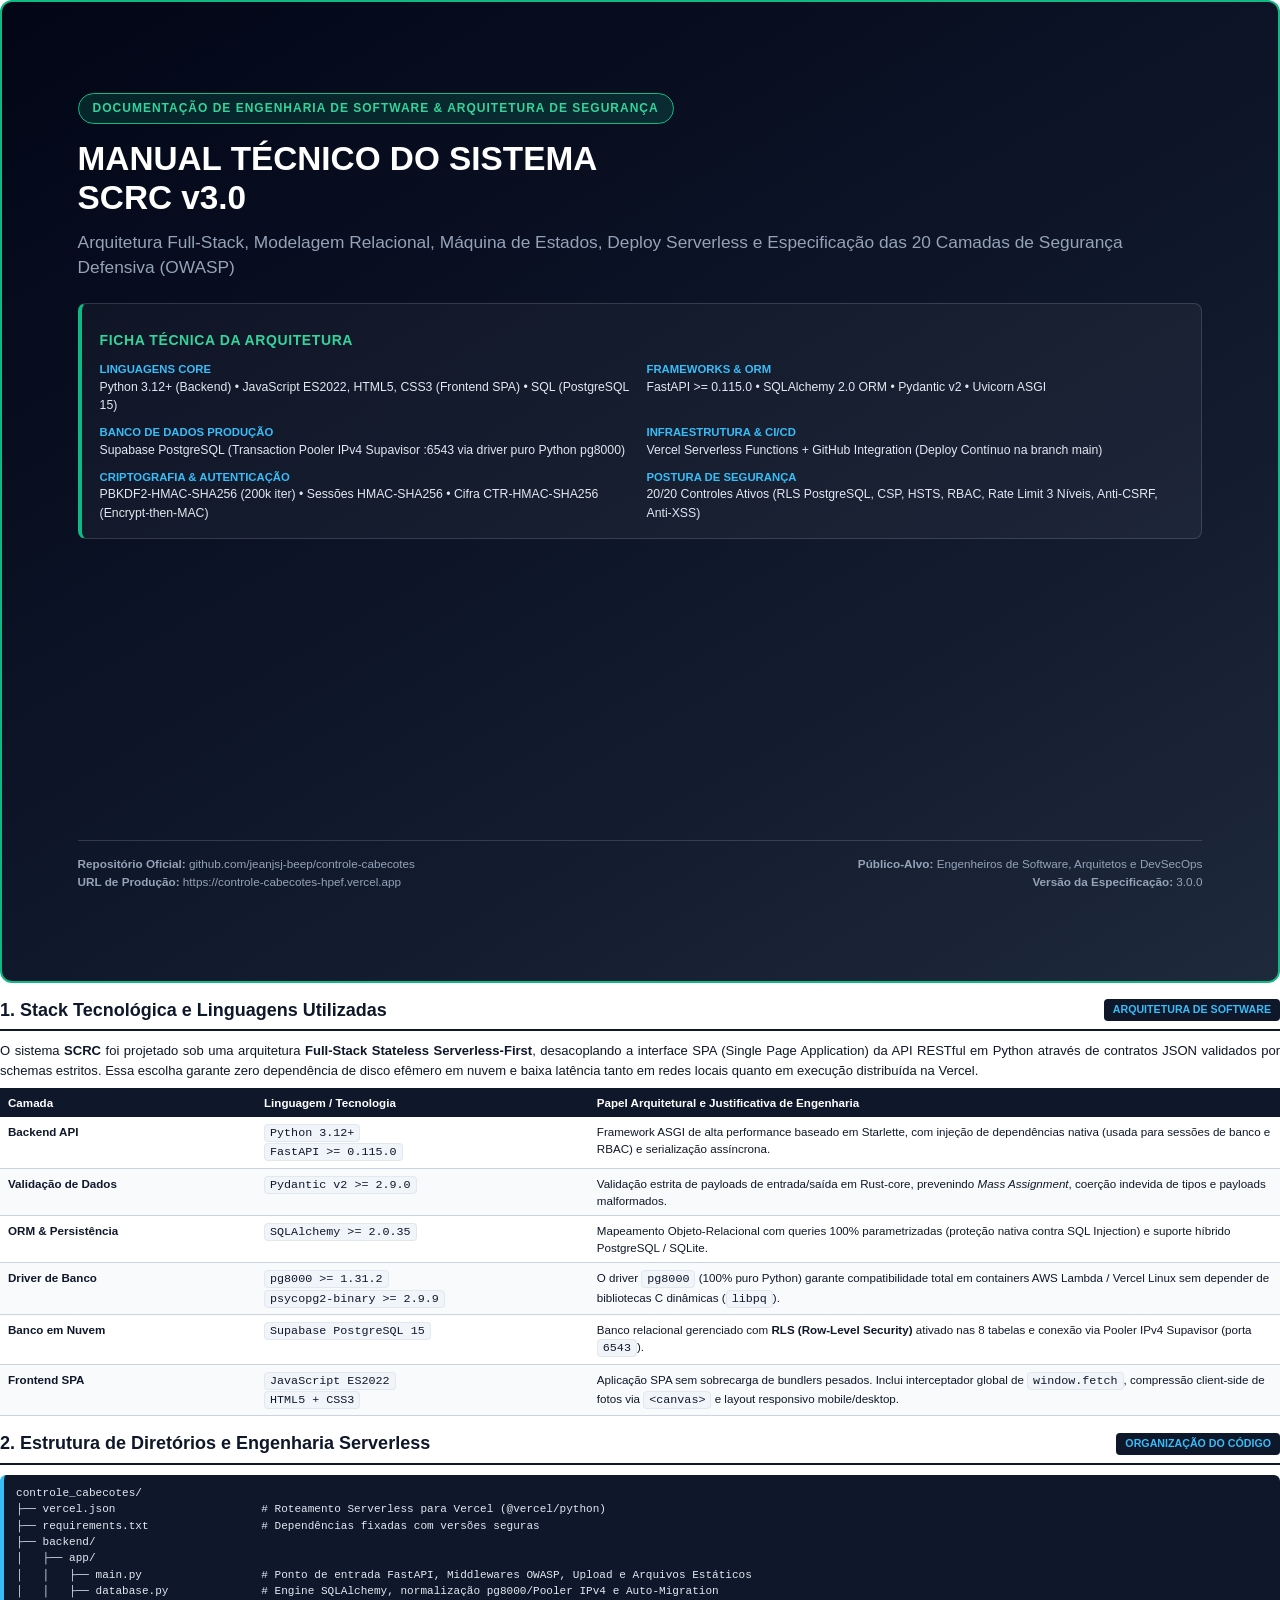
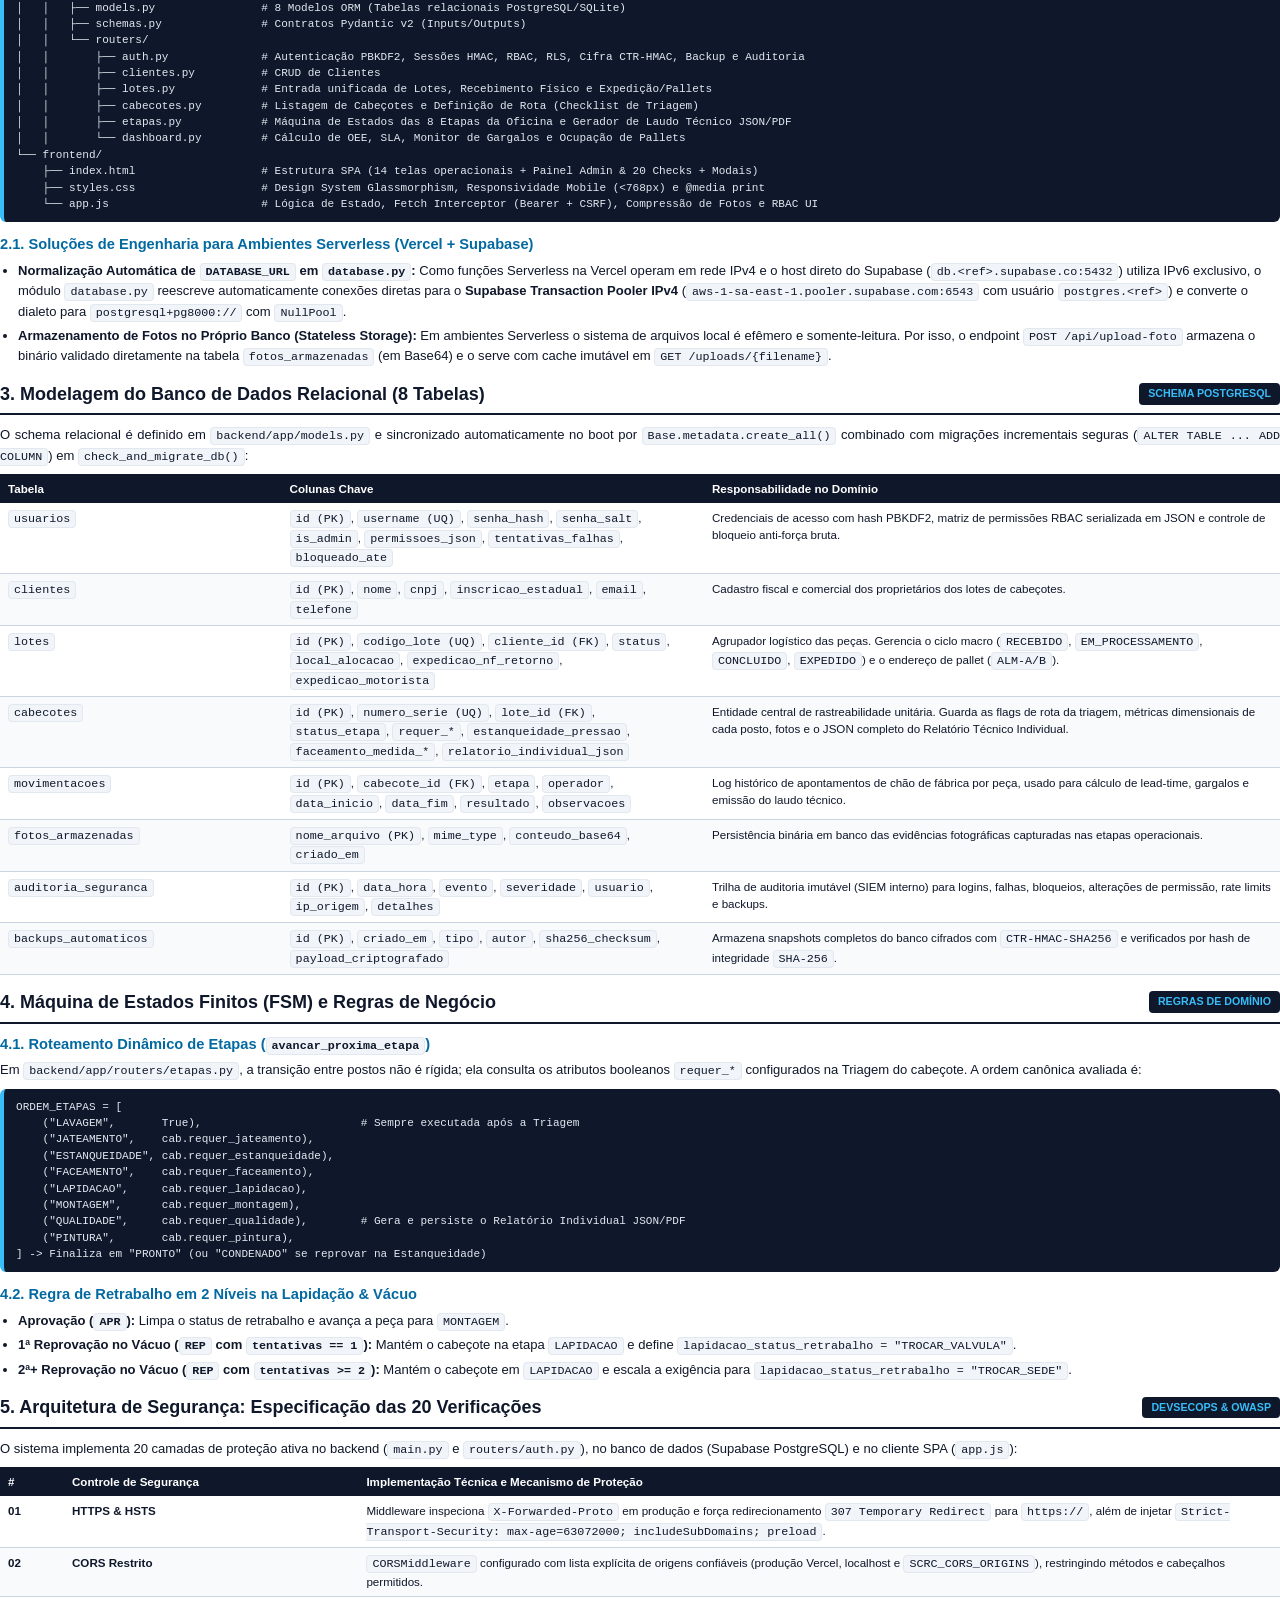
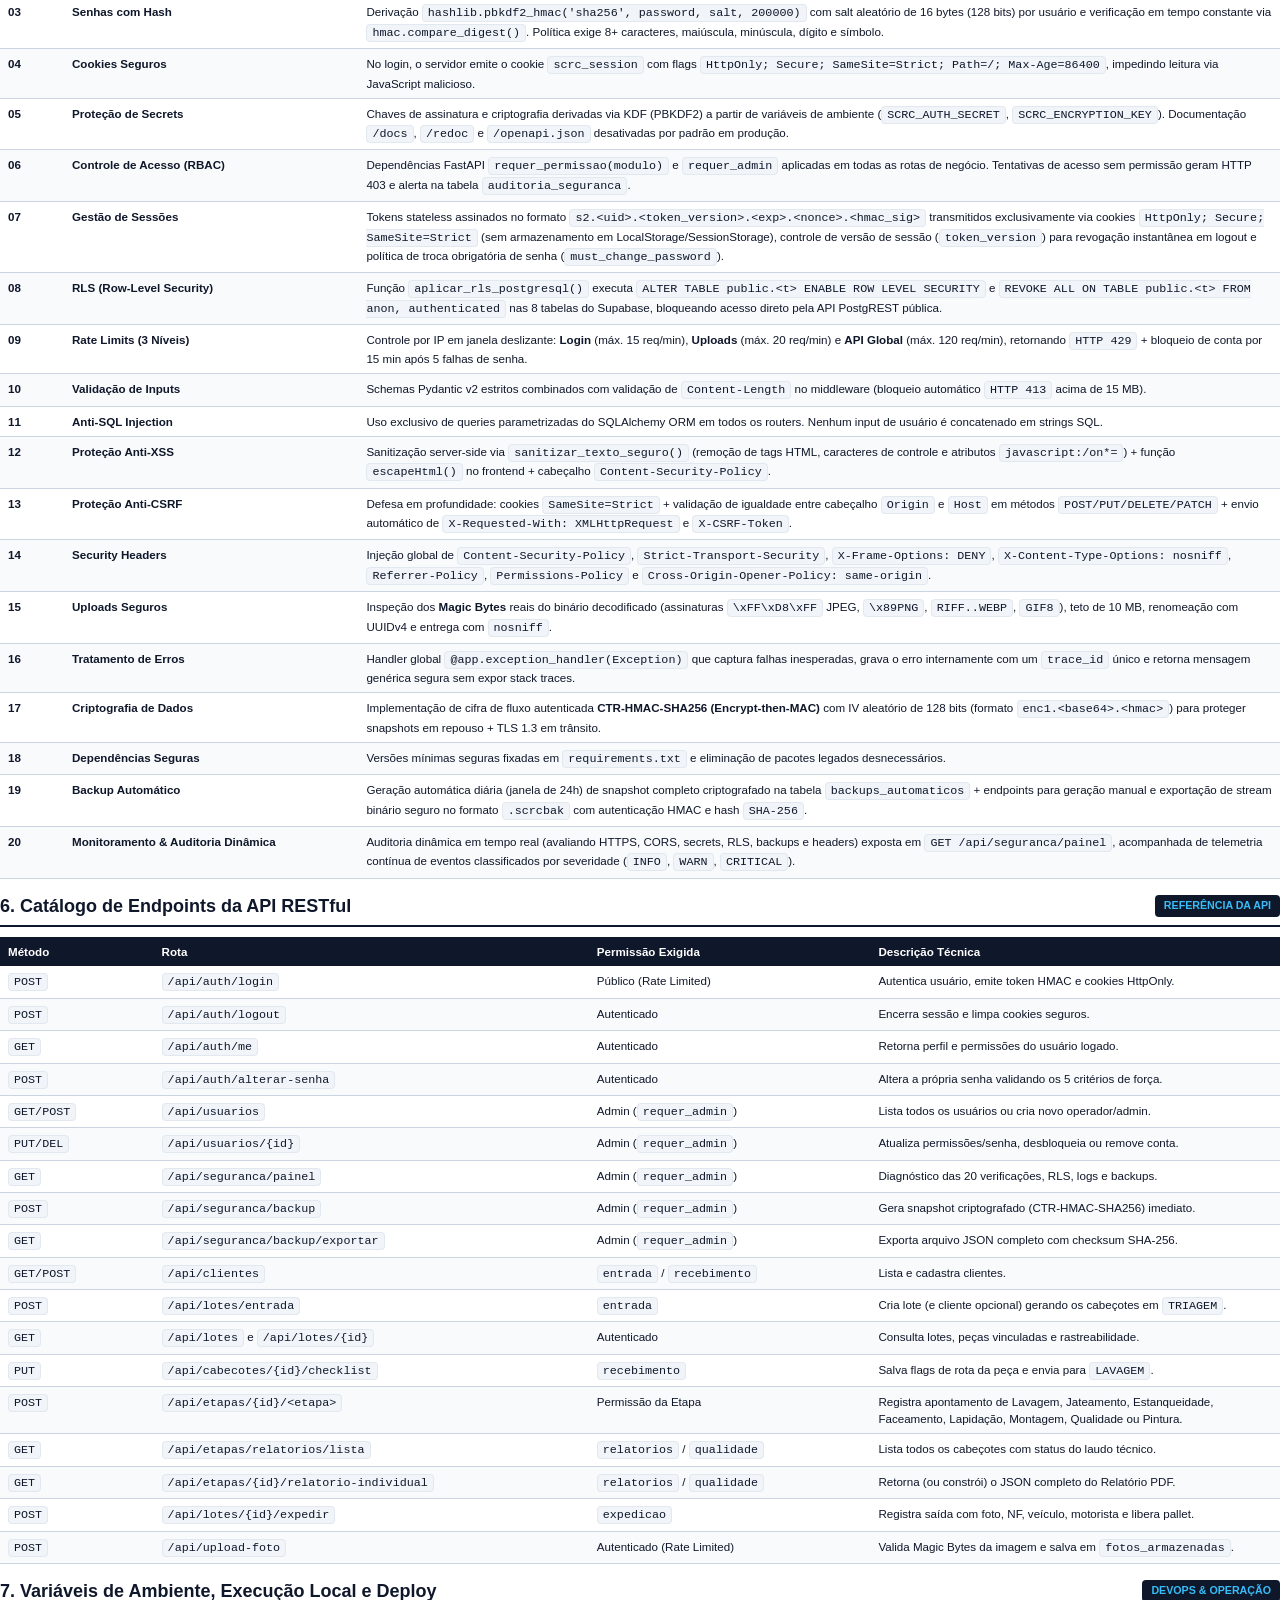
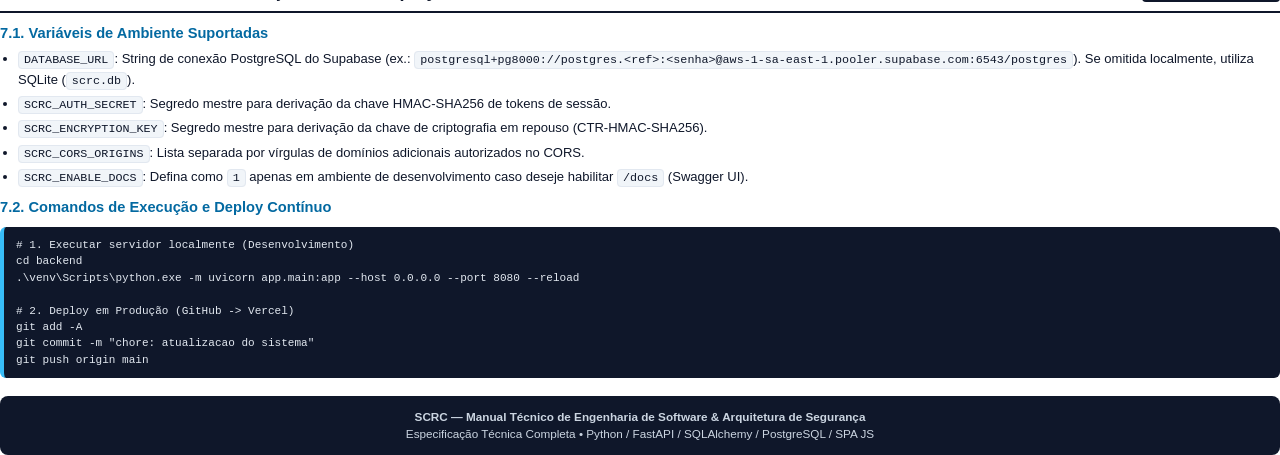
<file: docs/manual_tecnico.html>
<!DOCTYPE html>
<html lang="pt-BR">
<head>
    <meta charset="UTF-8">
    <title>Manual Técnico de Engenharia de Software & Segurança — SCRC</title>
    <style>
        @page {
            size: A4 portrait;
            margin: 14mm 14mm 16mm 14mm;
        }
        * {
            box-sizing: border-box;
            margin: 0;
            padding: 0;
        }
        body {
            font-family: 'Segoe UI', -apple-system, BlinkMacSystemFont, Roboto, Helvetica, Arial, sans-serif;
            color: #0f172a;
            background: #ffffff;
            line-height: 1.48;
            font-size: 9.8pt;
            -webkit-print-color-adjust: exact;
            print-color-adjust: exact;
        }
        .page-break {
            page-break-before: always;
        }
        code, pre {
            font-family: 'Consolas', 'Courier New', monospace;
        }
        code {
            background: #f1f5f9;
            color: #0f172a;
            padding: 1px 5px;
            border-radius: 4px;
            font-size: 8.8pt;
            border: 1px solid #e2e8f0;
        }
        pre {
            background: #0f172a;
            color: #e2e8f0;
            padding: 10px 12px;
            border-radius: 6px;
            font-size: 8.3pt;
            overflow-x: hidden;
            white-space: pre-wrap;
            word-break: break-all;
            margin: 8px 0 12px 0;
            border-left: 4px solid #38bdf8;
            break-inside: avoid;
        }

        /* Capa Técnica */
        .cover {
            min-height: 260mm;
            display: flex;
            flex-direction: column;
            justify-content: space-between;
            background: linear-gradient(150deg, #020617 0%, #0f172a 55%, #1e293b 100%);
            color: #f8fafc;
            padding: 24mm 20mm;
            border-radius: 12px;
            border: 2px solid #10b981;
        }
        .cover-badge {
            display: inline-block;
            background: rgba(16, 185, 129, 0.16);
            color: #34d399;
            border: 1px solid #10b981;
            padding: 6px 14px;
            border-radius: 999px;
            font-size: 9pt;
            font-weight: 700;
            letter-spacing: 1px;
            text-transform: uppercase;
            margin-bottom: 16px;
        }
        .cover h1 {
            font-size: 25pt;
            line-height: 1.16;
            font-weight: 800;
            color: #ffffff;
            margin-bottom: 12px;
        }
        .cover h2 {
            font-size: 13pt;
            font-weight: 400;
            color: #94a3b8;
            margin-bottom: 22px;
        }
        .tech-specs-box {
            background: rgba(255, 255, 255, 0.04);
            border: 1px solid rgba(255, 255, 255, 0.14);
            border-left: 4px solid #10b981;
            border-radius: 8px;
            padding: 16px 18px;
            margin: 14px 0;
        }
        .tech-specs-box h3 {
            color: #34d399;
            font-size: 10.5pt;
            text-transform: uppercase;
            margin-bottom: 10px;
            letter-spacing: 0.6px;
        }
        .spec-grid {
            display: grid;
            grid-template-columns: 1fr 1fr;
            gap: 10px;
            font-size: 9.2pt;
        }
        .spec-item strong {
            color: #38bdf8;
            display: block;
            font-size: 8.5pt;
            text-transform: uppercase;
        }
        .spec-item span {
            color: #e2e8f0;
        }
        .cover-footer {
            border-top: 1px solid rgba(255, 255, 255, 0.15);
            padding-top: 14px;
            display: flex;
            justify-content: space-between;
            font-size: 8.8pt;
            color: #94a3b8;
        }

        /* Títulos e Seções */
        .section-header {
            border-bottom: 2px solid #0f172a;
            padding-bottom: 6px;
            margin-top: 14px;
            margin-bottom: 10px;
            display: flex;
            align-items: center;
            justify-content: space-between;
        }
        .section-header h2 {
            font-size: 13.5pt;
            color: #0f172a;
            font-weight: 800;
        }
        .section-tag {
            background: #0f172a;
            color: #38bdf8;
            font-weight: 700;
            font-size: 8pt;
            padding: 3px 9px;
            border-radius: 4px;
            text-transform: uppercase;
        }
        h3 {
            font-size: 11pt;
            color: #0369a1;
            margin-top: 10px;
            margin-bottom: 5px;
        }
        p {
            margin-bottom: 8px;
            text-align: justify;
        }
        ul, ol {
            margin-left: 18px;
            margin-bottom: 10px;
        }
        li {
            margin-bottom: 4px;
        }

        /* Tabelas Técnicas */
        table {
            width: 100%;
            border-collapse: collapse;
            margin: 8px 0 12px 0;
            font-size: 8.7pt;
        }
        tr {
            break-inside: avoid;
        }
        th {
            background: #0f172a;
            color: #ffffff;
            text-align: left;
            padding: 6px 8px;
            font-weight: 700;
        }
        td {
            padding: 6px 8px;
            border-bottom: 1px solid #cbd5e1;
            vertical-align: top;
        }
        tr:nth-child(even) td {
            background: #f8fafc;
        }

        .grid-2 {
            display: grid;
            grid-template-columns: 1fr 1fr;
            gap: 10px;
            margin-bottom: 10px;
        }
        .card {
            background: #f8fafc;
            border: 1px solid #cbd5e1;
            border-radius: 6px;
            padding: 10px 12px;
            break-inside: avoid;
        }
        .card h4 {
            font-size: 9.8pt;
            color: #0f172a;
            margin-bottom: 4px;
        }
        .card p {
            font-size: 8.8pt;
            margin-bottom: 0;
            text-align: left;
            color: #334155;
        }
        .badge-ok {
            background: #d1fae5;
            color: #047857;
            padding: 1px 6px;
            border-radius: 4px;
            font-weight: 700;
            font-size: 7.8pt;
        }
    </style>
</head>
<body>

    <!-- PÁGINA 1: CAPA TÉCNICA -->
    <div class="cover">
        <div>
            <div class="cover-badge">DOCUMENTAÇÃO DE ENGENHARIA DE SOFTWARE & ARQUITETURA DE SEGURANÇA</div>
            <h1>MANUAL TÉCNICO DO SISTEMA<br>SCRC v3.0</h1>
            <h2>Arquitetura Full-Stack, Modelagem Relacional, Máquina de Estados, Deploy Serverless e Especificação das 20 Camadas de Segurança Defensiva (OWASP)</h2>

            <div class="tech-specs-box">
                <h3>Ficha Técnica da Arquitetura</h3>
                <div class="spec-grid">
                    <div class="spec-item">
                        <strong>Linguagens Core</strong>
                        <span>Python 3.12+ (Backend) • JavaScript ES2022, HTML5, CSS3 (Frontend SPA) • SQL (PostgreSQL 15)</span>
                    </div>
                    <div class="spec-item">
                        <strong>Frameworks & ORM</strong>
                        <span>FastAPI >= 0.115.0 • SQLAlchemy 2.0 ORM • Pydantic v2 • Uvicorn ASGI</span>
                    </div>
                    <div class="spec-item">
                        <strong>Banco de Dados Produção</strong>
                        <span>Supabase PostgreSQL (Transaction Pooler IPv4 Supavisor :6543 via driver puro Python pg8000)</span>
                    </div>
                    <div class="spec-item">
                        <strong>Infraestrutura & CI/CD</strong>
                        <span>Vercel Serverless Functions + GitHub Integration (Deploy Contínuo na branch main)</span>
                    </div>
                    <div class="spec-item">
                        <strong>Criptografia & Autenticação</strong>
                        <span>PBKDF2-HMAC-SHA256 (200k iter) • Sessões HMAC-SHA256 • Cifra CTR-HMAC-SHA256 (Encrypt-then-MAC)</span>
                    </div>
                    <div class="spec-item">
                        <strong>Postura de Segurança</strong>
                        <span>20/20 Controles Ativos (RLS PostgreSQL, CSP, HSTS, RBAC, Rate Limit 3 Níveis, Anti-CSRF, Anti-XSS)</span>
                    </div>
                </div>
            </div>
        </div>

        <div class="cover-footer">
            <div>
                <strong>Repositório Oficial:</strong> github.com/jeanjsj-beep/controle-cabecotes<br>
                <strong>URL de Produção:</strong> https://controle-cabecotes-hpef.vercel.app
            </div>
            <div style="text-align: right;">
                <strong>Público-Alvo:</strong> Engenheiros de Software, Arquitetos e DevSecOps<br>
                <strong>Versão da Especificação:</strong> 3.0.0
            </div>
        </div>
    </div>

    <!-- PÁGINA 2: STACK TECNOLÓGICA, LINGUAGENS E ARQUITETURA DE DIRETÓRIOS -->
    <div class="page-break"></div>

    <div class="section-header">
        <h2>1. Stack Tecnológica e Linguagens Utilizadas</h2>
        <span class="section-tag">Arquitetura de Software</span>
    </div>

    <p>
        O sistema <strong>SCRC</strong> foi projetado sob uma arquitetura <strong>Full-Stack Stateless Serverless-First</strong>, desacoplando a interface SPA (Single Page Application) da API RESTful em Python através de contratos JSON validados por schemas estritos. Essa escolha garante zero dependência de disco efêmero em nuvem e baixa latência tanto em redes locais quanto em execução distribuída na Vercel.
    </p>

    <table>
        <thead>
            <tr>
                <th style="width: 20%;">Camada</th>
                <th style="width: 26%;">Linguagem / Tecnologia</th>
                <th style="width: 54%;">Papel Arquitetural e Justificativa de Engenharia</th>
            </tr>
        </thead>
        <tbody>
            <tr>
                <td><strong>Backend API</strong></td>
                <td><code>Python 3.12+</code><br><code>FastAPI >= 0.115.0</code></td>
                <td>Framework ASGI de alta performance baseado em Starlette, com injeção de dependências nativa (usada para sessões de banco e RBAC) e serialização assíncrona.</td>
            </tr>
            <tr>
                <td><strong>Validação de Dados</strong></td>
                <td><code>Pydantic v2 >= 2.9.0</code></td>
                <td>Validação estrita de payloads de entrada/saída em Rust-core, prevenindo <em>Mass Assignment</em>, coerção indevida de tipos e payloads malformados.</td>
            </tr>
            <tr>
                <td><strong>ORM & Persistência</strong></td>
                <td><code>SQLAlchemy >= 2.0.35</code></td>
                <td>Mapeamento Objeto-Relacional com queries 100% parametrizadas (proteção nativa contra SQL Injection) e suporte híbrido PostgreSQL / SQLite.</td>
            </tr>
            <tr>
                <td><strong>Driver de Banco</strong></td>
                <td><code>pg8000 >= 1.31.2</code><br><code>psycopg2-binary >= 2.9.9</code></td>
                <td>O driver <code>pg8000</code> (100% puro Python) garante compatibilidade total em containers AWS Lambda / Vercel Linux sem depender de bibliotecas C dinâmicas (<code>libpq</code>).</td>
            </tr>
            <tr>
                <td><strong>Banco em Nuvem</strong></td>
                <td><code>Supabase PostgreSQL 15</code></td>
                <td>Banco relacional gerenciado com <strong>RLS (Row-Level Security)</strong> ativado nas 8 tabelas e conexão via Pooler IPv4 Supavisor (porta <code>6543</code>).</td>
            </tr>
            <tr>
                <td><strong>Frontend SPA</strong></td>
                <td><code>JavaScript ES2022</code><br><code>HTML5 + CSS3</code></td>
                <td>Aplicação SPA sem sobrecarga de bundlers pesados. Inclui interceptador global de <code>window.fetch</code>, compressão client-side de fotos via <code>&lt;canvas&gt;</code> e layout responsivo mobile/desktop.</td>
            </tr>
        </tbody>
    </table>

    <div class="section-header">
        <h2>2. Estrutura de Diretórios e Engenharia Serverless</h2>
        <span class="section-tag">Organização do Código</span>
    </div>

    <pre>controle_cabecotes/
├── vercel.json                      # Roteamento Serverless para Vercel (@vercel/python)
├── requirements.txt                 # Dependências fixadas com versões seguras
├── backend/
│   ├── app/
│   │   ├── main.py                  # Ponto de entrada FastAPI, Middlewares OWASP, Upload e Arquivos Estáticos
│   │   ├── database.py              # Engine SQLAlchemy, normalização pg8000/Pooler IPv4 e Auto-Migration
│   │   ├── models.py                # 8 Modelos ORM (Tabelas relacionais PostgreSQL/SQLite)
│   │   ├── schemas.py               # Contratos Pydantic v2 (Inputs/Outputs)
│   │   └── routers/
│   │       ├── auth.py              # Autenticação PBKDF2, Sessões HMAC, RBAC, RLS, Cifra CTR-HMAC, Backup e Auditoria
│   │       ├── clientes.py          # CRUD de Clientes
│   │       ├── lotes.py             # Entrada unificada de Lotes, Recebimento Físico e Expedição/Pallets
│   │       ├── cabecotes.py         # Listagem de Cabeçotes e Definição de Rota (Checklist de Triagem)
│   │       ├── etapas.py            # Máquina de Estados das 8 Etapas da Oficina e Gerador de Laudo Técnico JSON/PDF
│   │       └── dashboard.py         # Cálculo de OEE, SLA, Monitor de Gargalos e Ocupação de Pallets
└── frontend/
    ├── index.html                   # Estrutura SPA (14 telas operacionais + Painel Admin & 20 Checks + Modais)
    ├── styles.css                   # Design System Glassmorphism, Responsividade Mobile (<768px) e @media print
    └── app.js                       # Lógica de Estado, Fetch Interceptor (Bearer + CSRF), Compressão de Fotos e RBAC UI</pre>

    <h3>2.1. Soluções de Engenharia para Ambientes Serverless (Vercel + Supabase)</h3>
    <ul>
        <li><strong>Normalização Automática de <code>DATABASE_URL</code> em <code>database.py</code>:</strong> Como funções Serverless na Vercel operam em rede IPv4 e o host direto do Supabase (<code>db.&lt;ref&gt;.supabase.co:5432</code>) utiliza IPv6 exclusivo, o módulo <code>database.py</code> reescreve automaticamente conexões diretas para o <strong>Supabase Transaction Pooler IPv4</strong> (<code>aws-1-sa-east-1.pooler.supabase.com:6543</code> com usuário <code>postgres.&lt;ref&gt;</code>) e converte o dialeto para <code>postgresql+pg8000://</code> com <code>NullPool</code>.</li>
        <li><strong>Armazenamento de Fotos no Próprio Banco (Stateless Storage):</strong> Em ambientes Serverless o sistema de arquivos local é efêmero e somente-leitura. Por isso, o endpoint <code>POST /api/upload-foto</code> armazena o binário validado diretamente na tabela <code>fotos_armazenadas</code> (em Base64) e o serve com cache imutável em <code>GET /uploads/{filename}</code>.</li>
    </ul>

    <!-- PÁGINA 3: MODELAGEM DE DADOS E MÁQUINA DE ESTADOS -->
    <div class="page-break"></div>

    <div class="section-header">
        <h2>3. Modelagem do Banco de Dados Relacional (8 Tabelas)</h2>
        <span class="section-tag">Schema PostgreSQL</span>
    </div>

    <p>O schema relacional é definido em <code>backend/app/models.py</code> e sincronizado automaticamente no boot por <code>Base.metadata.create_all()</code> combinado com migrações incrementais seguras (<code>ALTER TABLE ... ADD COLUMN</code>) em <code>check_and_migrate_db()</code>:</p>

    <table>
        <thead>
            <tr>
                <th style="width: 22%;">Tabela</th>
                <th style="width: 33%;">Colunas Chave</th>
                <th style="width: 45%;">Responsabilidade no Domínio</th>
            </tr>
        </thead>
        <tbody>
            <tr>
                <td><code>usuarios</code></td>
                <td><code>id (PK)</code>, <code>username (UQ)</code>, <code>senha_hash</code>, <code>senha_salt</code>, <code>is_admin</code>, <code>permissoes_json</code>, <code>tentativas_falhas</code>, <code>bloqueado_ate</code></td>
                <td>Credenciais de acesso com hash PBKDF2, matriz de permissões RBAC serializada em JSON e controle de bloqueio anti-força bruta.</td>
            </tr>
            <tr>
                <td><code>clientes</code></td>
                <td><code>id (PK)</code>, <code>nome</code>, <code>cnpj</code>, <code>inscricao_estadual</code>, <code>email</code>, <code>telefone</code></td>
                <td>Cadastro fiscal e comercial dos proprietários dos lotes de cabeçotes.</td>
            </tr>
            <tr>
                <td><code>lotes</code></td>
                <td><code>id (PK)</code>, <code>codigo_lote (UQ)</code>, <code>cliente_id (FK)</code>, <code>status</code>, <code>local_alocacao</code>, <code>expedicao_nf_retorno</code>, <code>expedicao_motorista</code></td>
                <td>Agrupador logístico das peças. Gerencia o ciclo macro (<code>RECEBIDO</code>, <code>EM_PROCESSAMENTO</code>, <code>CONCLUIDO</code>, <code>EXPEDIDO</code>) e o endereço de pallet (<code>ALM-A/B</code>).</td>
            </tr>
            <tr>
                <td><code>cabecotes</code></td>
                <td><code>id (PK)</code>, <code>numero_serie (UQ)</code>, <code>lote_id (FK)</code>, <code>status_etapa</code>, <code>requer_*</code>, <code>estanqueidade_pressao</code>, <code>faceamento_medida_*</code>, <code>relatorio_individual_json</code></td>
                <td>Entidade central de rastreabilidade unitária. Guarda as flags de rota da triagem, métricas dimensionais de cada posto, fotos e o JSON completo do Relatório Técnico Individual.</td>
            </tr>
            <tr>
                <td><code>movimentacoes</code></td>
                <td><code>id (PK)</code>, <code>cabecote_id (FK)</code>, <code>etapa</code>, <code>operador</code>, <code>data_inicio</code>, <code>data_fim</code>, <code>resultado</code>, <code>observacoes</code></td>
                <td>Log histórico de apontamentos de chão de fábrica por peça, usado para cálculo de lead-time, gargalos e emissão do laudo técnico.</td>
            </tr>
            <tr>
                <td><code>fotos_armazenadas</code></td>
                <td><code>nome_arquivo (PK)</code>, <code>mime_type</code>, <code>conteudo_base64</code>, <code>criado_em</code></td>
                <td>Persistência binária em banco das evidências fotográficas capturadas nas etapas operacionais.</td>
            </tr>
            <tr>
                <td><code>auditoria_seguranca</code></td>
                <td><code>id (PK)</code>, <code>data_hora</code>, <code>evento</code>, <code>severidade</code>, <code>usuario</code>, <code>ip_origem</code>, <code>detalhes</code></td>
                <td>Trilha de auditoria imutável (SIEM interno) para logins, falhas, bloqueios, alterações de permissão, rate limits e backups.</td>
            </tr>
            <tr>
                <td><code>backups_automaticos</code></td>
                <td><code>id (PK)</code>, <code>criado_em</code>, <code>tipo</code>, <code>autor</code>, <code>sha256_checksum</code>, <code>payload_criptografado</code></td>
                <td>Armazena snapshots completos do banco cifrados com <code>CTR-HMAC-SHA256</code> e verificados por hash de integridade <code>SHA-256</code>.</td>
            </tr>
        </tbody>
    </table>

    <div class="section-header">
        <h2>4. Máquina de Estados Finitos (FSM) e Regras de Negócio</h2>
        <span class="section-tag">Regras de Domínio</span>
    </div>

    <h3>4.1. Roteamento Dinâmico de Etapas (<code>avancar_proxima_etapa</code>)</h3>
    <p>Em <code>backend/app/routers/etapas.py</code>, a transição entre postos não é rígida; ela consulta os atributos booleanos <code>requer_*</code> configurados na Triagem do cabeçote. A ordem canônica avaliada é:</p>
    <pre>ORDEM_ETAPAS = [
    ("LAVAGEM",       True),                        # Sempre executada após a Triagem
    ("JATEAMENTO",    cab.requer_jateamento),
    ("ESTANQUEIDADE", cab.requer_estanqueidade),
    ("FACEAMENTO",    cab.requer_faceamento),
    ("LAPIDACAO",     cab.requer_lapidacao),
    ("MONTAGEM",      cab.requer_montagem),
    ("QUALIDADE",     cab.requer_qualidade),        # Gera e persiste o Relatório Individual JSON/PDF
    ("PINTURA",       cab.requer_pintura),
] -> Finaliza em "PRONTO" (ou "CONDENADO" se reprovar na Estanqueidade)</pre>

    <h3>4.2. Regra de Retrabalho em 2 Níveis na Lapidação & Vácuo</h3>
    <ul>
        <li><strong>Aprovação (<code>APR</code>):</strong> Limpa o status de retrabalho e avança a peça para <code>MONTAGEM</code>.</li>
        <li><strong>1ª Reprovação no Vácuo (<code>REP</code> com <code>tentativas == 1</code>):</strong> Mantém o cabeçote na etapa <code>LAPIDACAO</code> e define <code>lapidacao_status_retrabalho = "TROCAR_VALVULA"</code>.</li>
        <li><strong>2ª+ Reprovação no Vácuo (<code>REP</code> com <code>tentativas >= 2</code>):</strong> Mantém o cabeçote em <code>LAPIDACAO</code> e escala a exigência para <code>lapidacao_status_retrabalho = "TROCAR_SEDE"</code>.</li>
    </ul>

    <!-- PÁGINA 4: AS 20 VERIFICAÇÕES DE SEGURANÇA IMPLEMENTADAS -->
    <div class="page-break"></div>

    <div class="section-header">
        <h2>5. Arquitetura de Segurança: Especificação das 20 Verificações</h2>
        <span class="section-tag">DevSecOps & OWASP</span>
    </div>

    <p>O sistema implementa 20 camadas de proteção ativa no backend (<code>main.py</code> e <code>routers/auth.py</code>), no banco de dados (Supabase PostgreSQL) e no cliente SPA (<code>app.js</code>):</p>

    <table>
        <thead>
            <tr>
                <th style="width: 5%;">#</th>
                <th style="width: 23%;">Controle de Segurança</th>
                <th style="width: 72%;">Implementação Técnica e Mecanismo de Proteção</th>
            </tr>
        </thead>
        <tbody>
            <tr>
                <td><strong>01</strong></td>
                <td><strong>HTTPS & HSTS</strong></td>
                <td>Middleware inspeciona <code>X-Forwarded-Proto</code> em produção e força redirecionamento <code>307 Temporary Redirect</code> para <code>https://</code>, além de injetar <code>Strict-Transport-Security: max-age=63072000; includeSubDomains; preload</code>.</td>
            </tr>
            <tr>
                <td><strong>02</strong></td>
                <td><strong>CORS Restrito</strong></td>
                <td><code>CORSMiddleware</code> configurado com lista explícita de origens confiáveis (produção Vercel, localhost e <code>SCRC_CORS_ORIGINS</code>), restringindo métodos e cabeçalhos permitidos.</td>
            </tr>
            <tr>
                <td><strong>03</strong></td>
                <td><strong>Senhas com Hash</strong></td>
                <td>Derivação <code>hashlib.pbkdf2_hmac('sha256', password, salt, 200000)</code> com salt aleatório de 16 bytes (128 bits) por usuário e verificação em tempo constante via <code>hmac.compare_digest()</code>. Política exige 8+ caracteres, maiúscula, minúscula, dígito e símbolo.</td>
            </tr>
            <tr>
                <td><strong>04</strong></td>
                <td><strong>Cookies Seguros</strong></td>
                <td>No login, o servidor emite o cookie <code>scrc_session</code> com flags <code>HttpOnly; Secure; SameSite=Strict; Path=/; Max-Age=86400</code>, impedindo leitura via JavaScript malicioso.</td>
            </tr>
            <tr>
                <td><strong>05</strong></td>
                <td><strong>Proteção de Secrets</strong></td>
                <td>Chaves de assinatura e criptografia derivadas via KDF (PBKDF2) a partir de variáveis de ambiente (<code>SCRC_AUTH_SECRET</code>, <code>SCRC_ENCRYPTION_KEY</code>). Documentação <code>/docs</code>, <code>/redoc</code> e <code>/openapi.json</code> desativadas por padrão em produção.</td>
            </tr>
            <tr>
                <td><strong>06</strong></td>
                <td><strong>Controle de Acesso (RBAC)</strong></td>
                <td>Dependências FastAPI <code>requer_permissao(modulo)</code> e <code>requer_admin</code> aplicadas em todas as rotas de negócio. Tentativas de acesso sem permissão geram HTTP 403 e alerta na tabela <code>auditoria_seguranca</code>.</td>
            </tr>
            <tr>
                <td><strong>07</strong></td>
                <td><strong>Gestão de Sessões</strong></td>
                <td>Tokens stateless assinados no formato <code>s2.&lt;uid&gt;.&lt;token_version&gt;.&lt;exp&gt;.&lt;nonce&gt;.&lt;hmac_sig&gt;</code> transmitidos exclusivamente via cookies <code>HttpOnly; Secure; SameSite=Strict</code> (sem armazenamento em LocalStorage/SessionStorage), controle de versão de sessão (<code>token_version</code>) para revogação instantânea em logout e política de troca obrigatória de senha (<code>must_change_password</code>).</td>
            </tr>
            <tr>
                <td><strong>08</strong></td>
                <td><strong>RLS (Row-Level Security)</strong></td>
                <td>Função <code>aplicar_rls_postgresql()</code> executa <code>ALTER TABLE public.&lt;t&gt; ENABLE ROW LEVEL SECURITY</code> e <code>REVOKE ALL ON TABLE public.&lt;t&gt; FROM anon, authenticated</code> nas 8 tabelas do Supabase, bloqueando acesso direto pela API PostgREST pública.</td>
            </tr>
            <tr>
                <td><strong>09</strong></td>
                <td><strong>Rate Limits (3 Níveis)</strong></td>
                <td>Controle por IP em janela deslizante: <strong>Login</strong> (máx. 15 req/min), <strong>Uploads</strong> (máx. 20 req/min) e <strong>API Global</strong> (máx. 120 req/min), retornando <code>HTTP 429</code> + bloqueio de conta por 15 min após 5 falhas de senha.</td>
            </tr>
            <tr>
                <td><strong>10</strong></td>
                <td><strong>Validação de Inputs</strong></td>
                <td>Schemas Pydantic v2 estritos combinados com validação de <code>Content-Length</code> no middleware (bloqueio automático <code>HTTP 413</code> acima de 15 MB).</td>
            </tr>
            <tr>
                <td><strong>11</strong></td>
                <td><strong>Anti-SQL Injection</strong></td>
                <td>Uso exclusivo de queries parametrizadas do SQLAlchemy ORM em todos os routers. Nenhum input de usuário é concatenado em strings SQL.</td>
            </tr>
            <tr>
                <td><strong>12</strong></td>
                <td><strong>Proteção Anti-XSS</strong></td>
                <td>Sanitização server-side via <code>sanitizar_texto_seguro()</code> (remoção de tags HTML, caracteres de controle e atributos <code>javascript:/on*=</code>) + função <code>escapeHtml()</code> no frontend + cabeçalho <code>Content-Security-Policy</code>.</td>
            </tr>
            <tr>
                <td><strong>13</strong></td>
                <td><strong>Proteção Anti-CSRF</strong></td>
                <td>Defesa em profundidade: cookies <code>SameSite=Strict</code> + validação de igualdade entre cabeçalho <code>Origin</code> e <code>Host</code> em métodos <code>POST/PUT/DELETE/PATCH</code> + envio automático de <code>X-Requested-With: XMLHttpRequest</code> e <code>X-CSRF-Token</code>.</td>
            </tr>
            <tr>
                <td><strong>14</strong></td>
                <td><strong>Security Headers</strong></td>
                <td>Injeção global de <code>Content-Security-Policy</code>, <code>Strict-Transport-Security</code>, <code>X-Frame-Options: DENY</code>, <code>X-Content-Type-Options: nosniff</code>, <code>Referrer-Policy</code>, <code>Permissions-Policy</code> e <code>Cross-Origin-Opener-Policy: same-origin</code>.</td>
            </tr>
            <tr>
                <td><strong>15</strong></td>
                <td><strong>Uploads Seguros</strong></td>
                <td>Inspeção dos <strong>Magic Bytes</strong> reais do binário decodificado (assinaturas <code>\xFF\xD8\xFF</code> JPEG, <code>\x89PNG</code>, <code>RIFF..WEBP</code>, <code>GIF8</code>), teto de 10 MB, renomeação com UUIDv4 e entrega com <code>nosniff</code>.</td>
            </tr>
            <tr>
                <td><strong>16</strong></td>
                <td><strong>Tratamento de Erros</strong></td>
                <td>Handler global <code>@app.exception_handler(Exception)</code> que captura falhas inesperadas, grava o erro internamente com um <code>trace_id</code> único e retorna mensagem genérica segura sem expor stack traces.</td>
            </tr>
            <tr>
                <td><strong>17</strong></td>
                <td><strong>Criptografia de Dados</strong></td>
                <td>Implementação de cifra de fluxo autenticada <strong>CTR-HMAC-SHA256 (Encrypt-then-MAC)</strong> com IV aleatório de 128 bits (formato <code>enc1.&lt;base64&gt;.&lt;hmac&gt;</code>) para proteger snapshots em repouso + TLS 1.3 em trânsito.</td>
            </tr>
            <tr>
                <td><strong>18</strong></td>
                <td><strong>Dependências Seguras</strong></td>
                <td>Versões mínimas seguras fixadas em <code>requirements.txt</code> e eliminação de pacotes legados desnecessários.</td>
            </tr>
            <tr>
                <td><strong>19</strong></td>
                <td><strong>Backup Automático</strong></td>
                <td>Geração automática diária (janela de 24h) de snapshot completo criptografado na tabela <code>backups_automaticos</code> + endpoints para geração manual e exportação de stream binário seguro no formato <code>.scrcbak</code> com autenticação HMAC e hash <code>SHA-256</code>.</td>
            </tr>
            <tr>
                <td><strong>20</strong></td>
                <td><strong>Monitoramento & Auditoria Dinâmica</strong></td>
                <td>Auditoria dinâmica em tempo real (avaliando HTTPS, CORS, secrets, RLS, backups e headers) exposta em <code>GET /api/seguranca/painel</code>, acompanhada de telemetria contínua de eventos classificados por severidade (<code>INFO</code>, <code>WARN</code>, <code>CRITICAL</code>).</td>
            </tr>
        </tbody>
    </table>

    <!-- PÁGINA 5: CATÁLOGO DE ENDPOINTS E OPERAÇÃO DE DEPLOY -->
    <div class="page-break"></div>

    <div class="section-header">
        <h2>6. Catálogo de Endpoints da API RESTful</h2>
        <span class="section-tag">Referência da API</span>
    </div>

    <table>
        <thead>
            <tr>
                <th style="width: 12%;">Método</th>
                <th style="width: 34%;">Rota</th>
                <th style="width: 22%;">Permissão Exigida</th>
                <th style="width: 32%;">Descrição Técnica</th>
            </tr>
        </thead>
        <tbody>
            <tr><td><code>POST</code></td><td><code>/api/auth/login</code></td><td>Público (Rate Limited)</td><td>Autentica usuário, emite token HMAC e cookies HttpOnly.</td></tr>
            <tr><td><code>POST</code></td><td><code>/api/auth/logout</code></td><td>Autenticado</td><td>Encerra sessão e limpa cookies seguros.</td></tr>
            <tr><td><code>GET</code></td><td><code>/api/auth/me</code></td><td>Autenticado</td><td>Retorna perfil e permissões do usuário logado.</td></tr>
            <tr><td><code>POST</code></td><td><code>/api/auth/alterar-senha</code></td><td>Autenticado</td><td>Altera a própria senha validando os 5 critérios de força.</td></tr>
            <tr><td><code>GET/POST</code></td><td><code>/api/usuarios</code></td><td>Admin (<code>requer_admin</code>)</td><td>Lista todos os usuários ou cria novo operador/admin.</td></tr>
            <tr><td><code>PUT/DEL</code></td><td><code>/api/usuarios/{id}</code></td><td>Admin (<code>requer_admin</code>)</td><td>Atualiza permissões/senha, desbloqueia ou remove conta.</td></tr>
            <tr><td><code>GET</code></td><td><code>/api/seguranca/painel</code></td><td>Admin (<code>requer_admin</code>)</td><td>Diagnóstico das 20 verificações, RLS, logs e backups.</td></tr>
            <tr><td><code>POST</code></td><td><code>/api/seguranca/backup</code></td><td>Admin (<code>requer_admin</code>)</td><td>Gera snapshot criptografado (CTR-HMAC-SHA256) imediato.</td></tr>
            <tr><td><code>GET</code></td><td><code>/api/seguranca/backup/exportar</code></td><td>Admin (<code>requer_admin</code>)</td><td>Exporta arquivo JSON completo com checksum SHA-256.</td></tr>
            <tr><td><code>GET/POST</code></td><td><code>/api/clientes</code></td><td><code>entrada</code> / <code>recebimento</code></td><td>Lista e cadastra clientes.</td></tr>
            <tr><td><code>POST</code></td><td><code>/api/lotes/entrada</code></td><td><code>entrada</code></td><td>Cria lote (e cliente opcional) gerando os cabeçotes em <code>TRIAGEM</code>.</td></tr>
            <tr><td><code>GET</code></td><td><code>/api/lotes</code> e <code>/api/lotes/{id}</code></td><td>Autenticado</td><td>Consulta lotes, peças vinculadas e rastreabilidade.</td></tr>
            <tr><td><code>PUT</code></td><td><code>/api/cabecotes/{id}/checklist</code></td><td><code>recebimento</code></td><td>Salva flags de rota da peça e envia para <code>LAVAGEM</code>.</td></tr>
            <tr><td><code>POST</code></td><td><code>/api/etapas/{id}/&lt;etapa&gt;</code></td><td>Permissão da Etapa</td><td>Registra apontamento de Lavagem, Jateamento, Estanqueidade, Faceamento, Lapidação, Montagem, Qualidade ou Pintura.</td></tr>
            <tr><td><code>GET</code></td><td><code>/api/etapas/relatorios/lista</code></td><td><code>relatorios</code> / <code>qualidade</code></td><td>Lista todos os cabeçotes com status do laudo técnico.</td></tr>
            <tr><td><code>GET</code></td><td><code>/api/etapas/{id}/relatorio-individual</code></td><td><code>relatorios</code> / <code>qualidade</code></td><td>Retorna (ou constrói) o JSON completo do Relatório PDF.</td></tr>
            <tr><td><code>POST</code></td><td><code>/api/lotes/{id}/expedir</code></td><td><code>expedicao</code></td><td>Registra saída com foto, NF, veículo, motorista e libera pallet.</td></tr>
            <tr><td><code>POST</code></td><td><code>/api/upload-foto</code></td><td>Autenticado (Rate Limited)</td><td>Valida Magic Bytes da imagem e salva em <code>fotos_armazenadas</code>.</td></tr>
        </tbody>
    </table>

    <div class="section-header">
        <h2>7. Variáveis de Ambiente, Execução Local e Deploy</h2>
        <span class="section-tag">DevOps & Operação</span>
    </div>

    <h3>7.1. Variáveis de Ambiente Suportadas</h3>
    <ul>
        <li><code>DATABASE_URL</code>: String de conexão PostgreSQL do Supabase (ex.: <code>postgresql+pg8000://postgres.&lt;ref&gt;:&lt;senha&gt;@aws-1-sa-east-1.pooler.supabase.com:6543/postgres</code>). Se omitida localmente, utiliza SQLite (<code>scrc.db</code>).</li>
        <li><code>SCRC_AUTH_SECRET</code>: Segredo mestre para derivação da chave HMAC-SHA256 de tokens de sessão.</li>
        <li><code>SCRC_ENCRYPTION_KEY</code>: Segredo mestre para derivação da chave de criptografia em repouso (CTR-HMAC-SHA256).</li>
        <li><code>SCRC_CORS_ORIGINS</code>: Lista separada por vírgulas de domínios adicionais autorizados no CORS.</li>
        <li><code>SCRC_ENABLE_DOCS</code>: Defina como <code>1</code> apenas em ambiente de desenvolvimento caso deseje habilitar <code>/docs</code> (Swagger UI).</li>
    </ul>

    <h3>7.2. Comandos de Execução e Deploy Contínuo</h3>
    <pre># 1. Executar servidor localmente (Desenvolvimento)
cd backend
.\venv\Scripts\python.exe -m uvicorn app.main:app --host 0.0.0.0 --port 8080 --reload

# 2. Deploy em Produção (GitHub -> Vercel)
git add -A
git commit -m "chore: atualizacao do sistema"
git push origin main</pre>

    <div style="margin-top: 18px; text-align: center; padding: 12px; background: #0f172a; color: #cbd5e1; border-radius: 8px; font-size: 8.8pt;">
        <strong>SCRC — Manual Técnico de Engenharia de Software & Arquitetura de Segurança</strong><br>
        Especificação Técnica Completa • Python / FastAPI / SQLAlchemy / PostgreSQL / SPA JS
    </div>

</body>
</html>
</file>
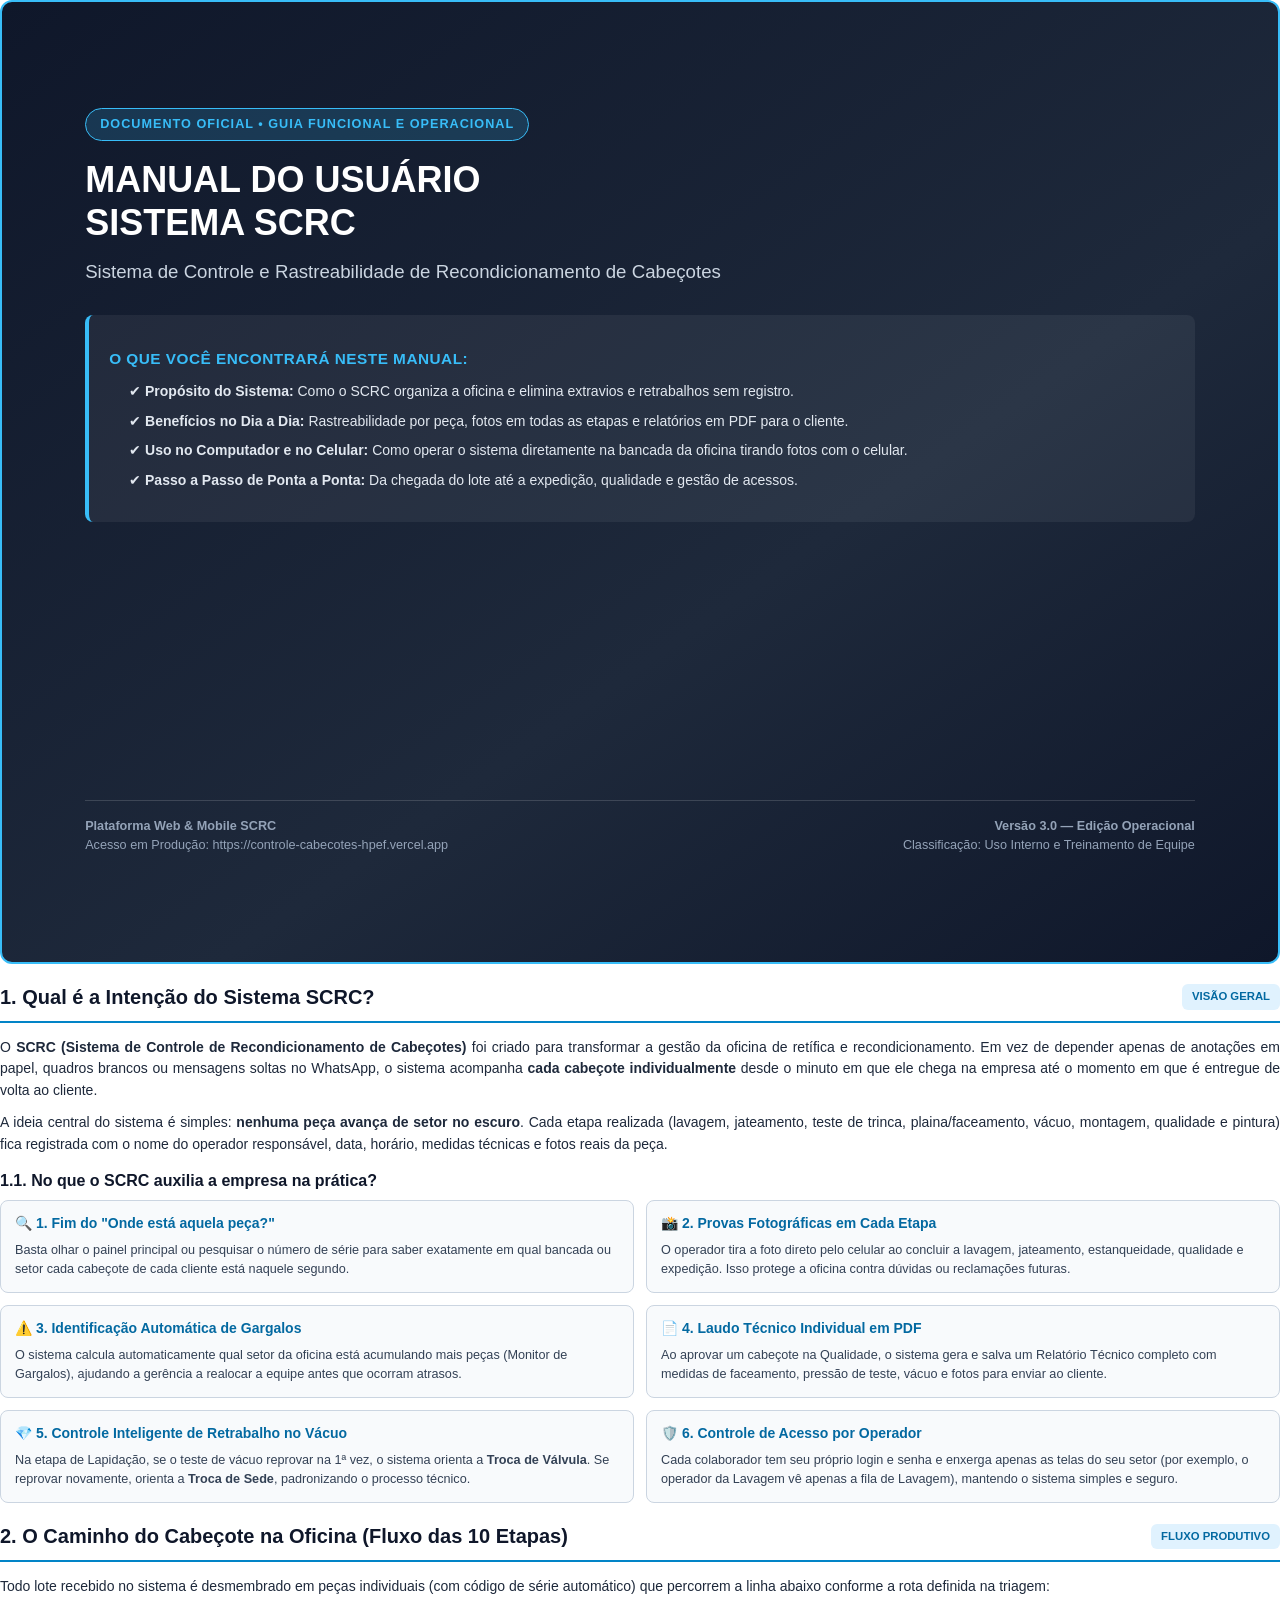
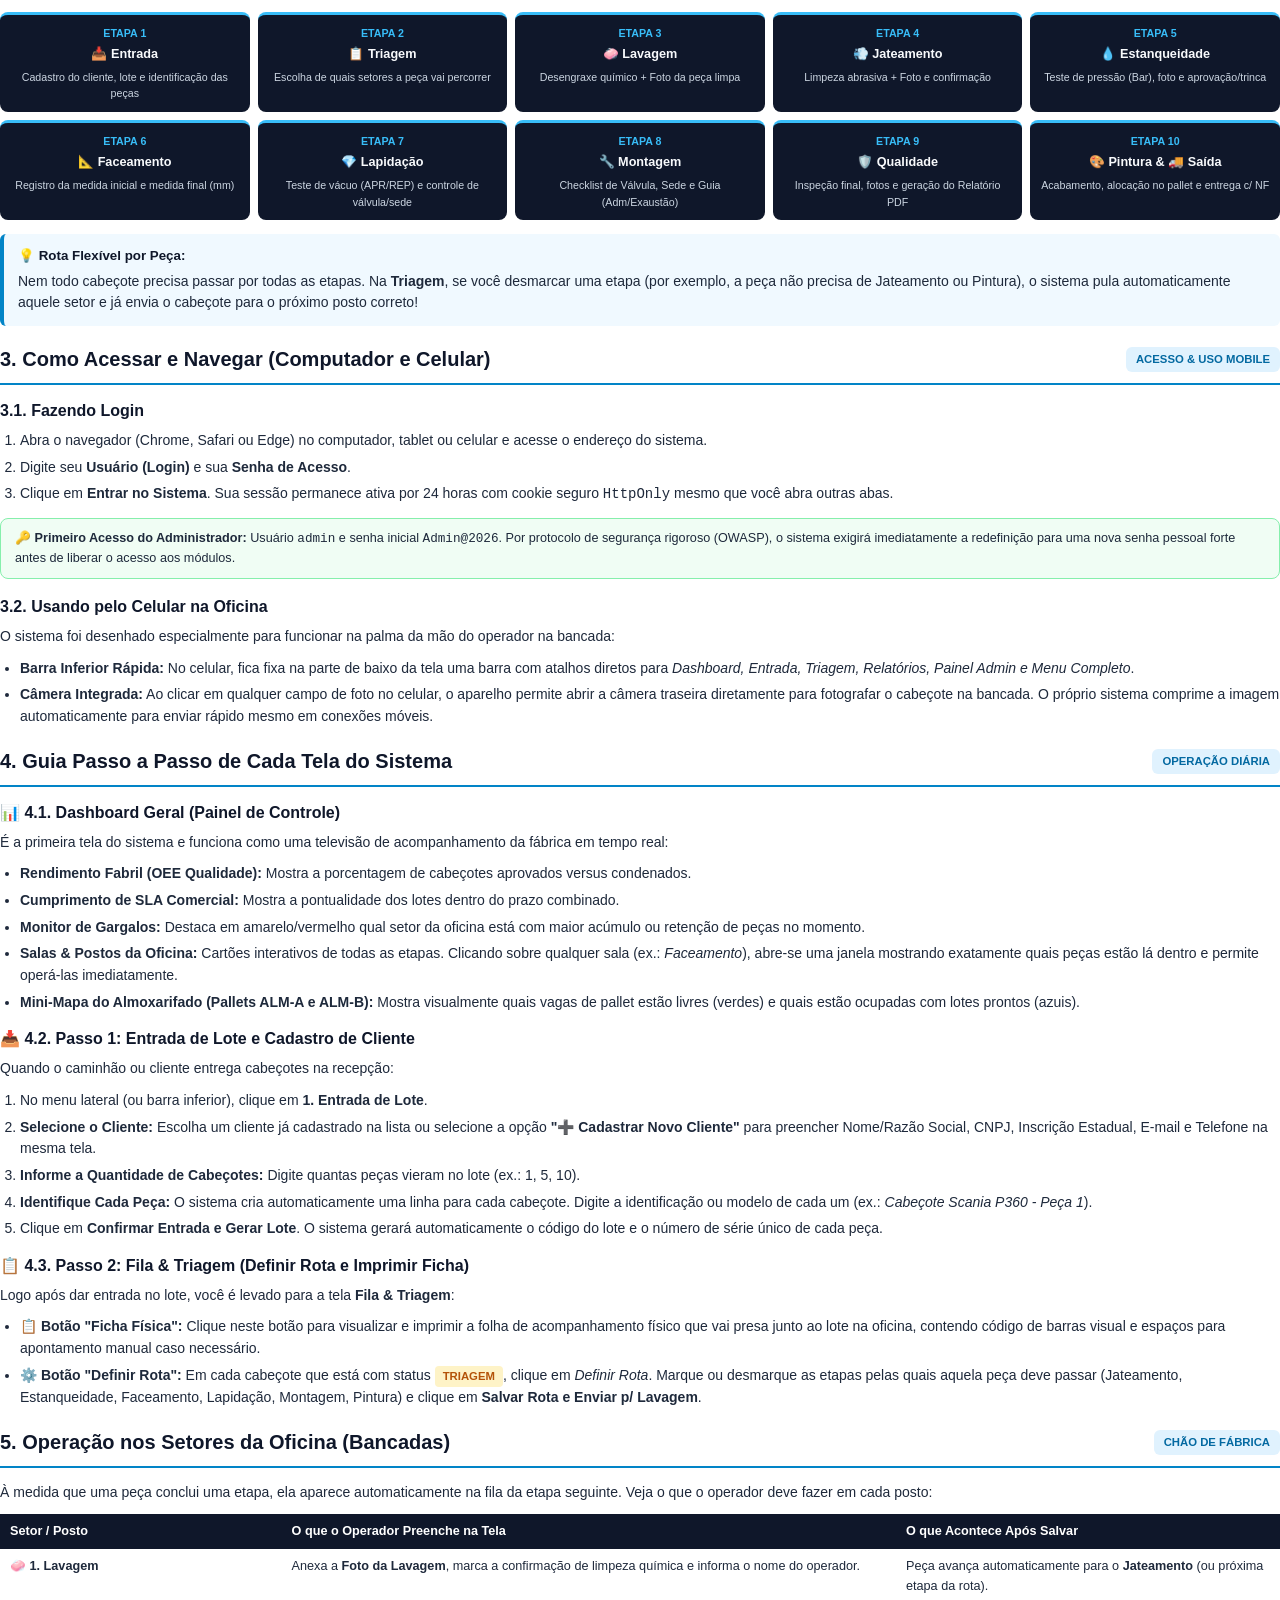
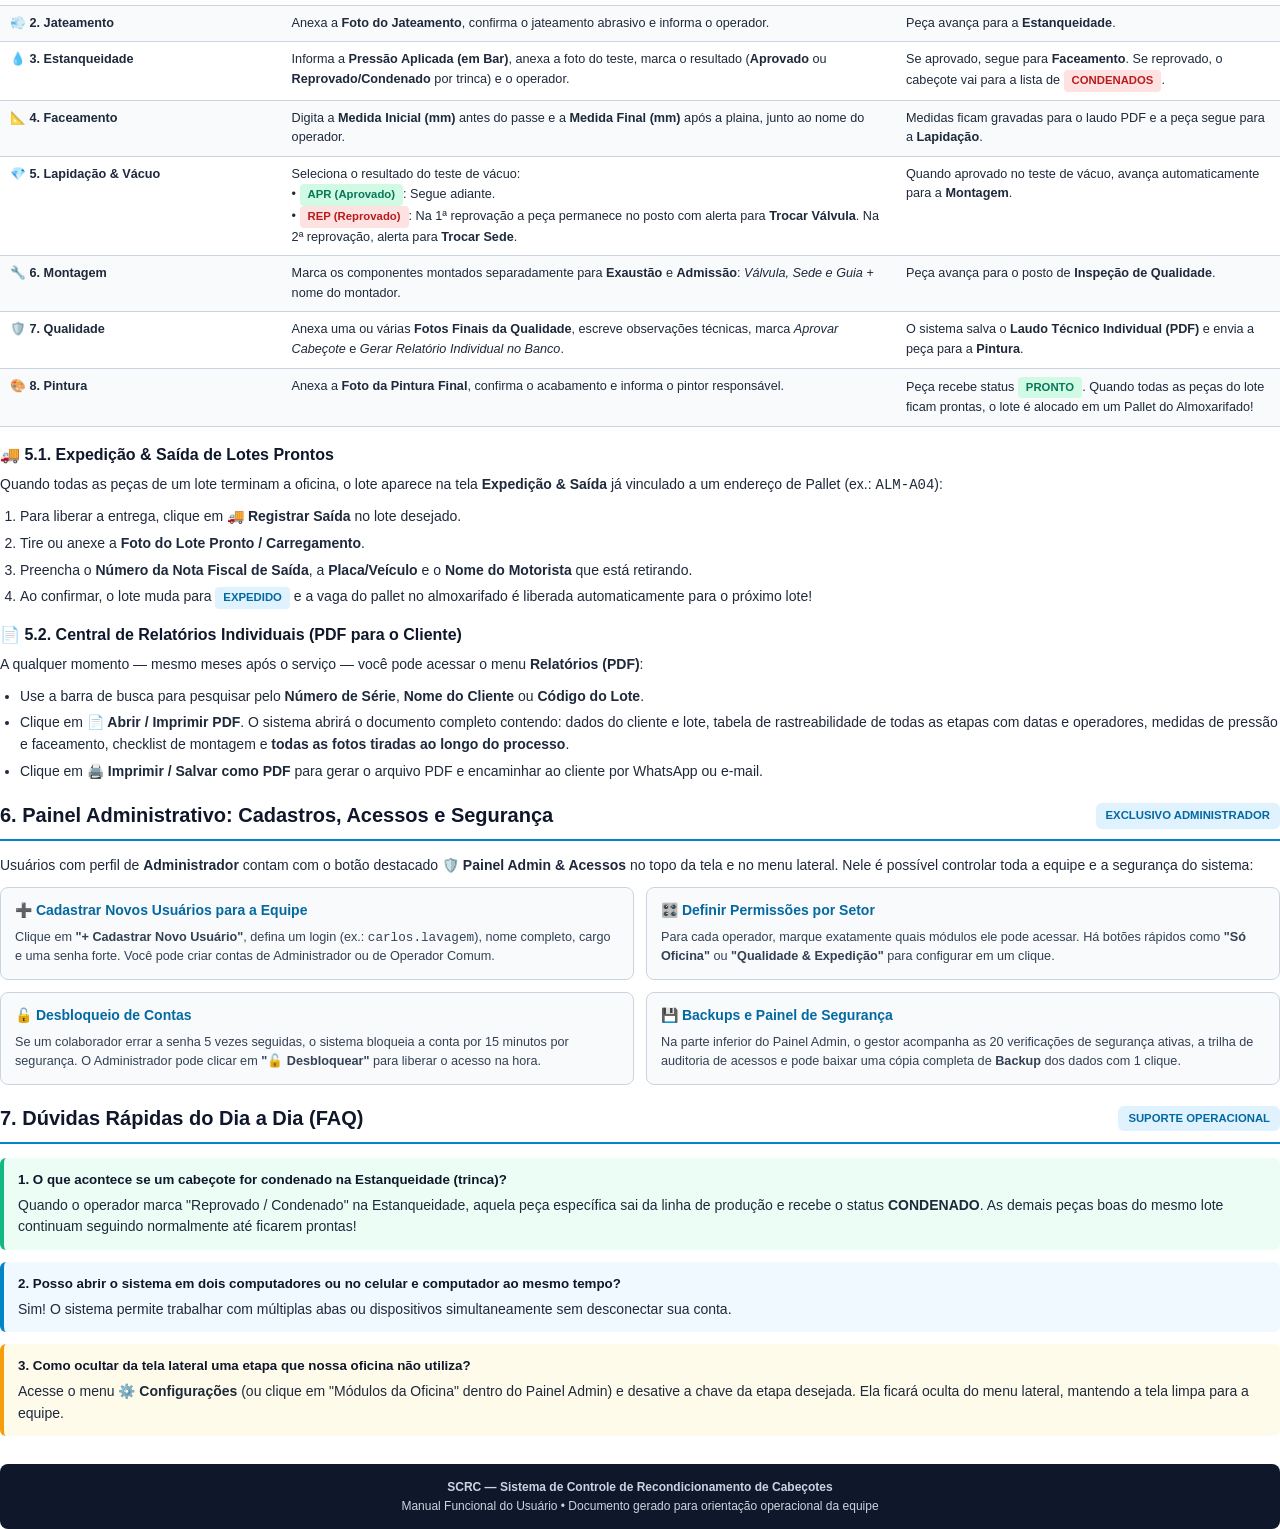
<file: docs/manual_usuario.html>
<!DOCTYPE html>
<html lang="pt-BR">
<head>
    <meta charset="UTF-8">
    <title>Manual do Usuário — SCRC (Controle de Recondicionamento de Cabeçotes)</title>
    <style>
        @page {
            size: A4 portrait;
            margin: 16mm 15mm 18mm 15mm;
        }
        * {
            box-sizing: border-box;
            margin: 0;
            padding: 0;
        }
        body {
            font-family: 'Segoe UI', -apple-system, BlinkMacSystemFont, Roboto, Helvetica, Arial, sans-serif;
            color: #1e293b;
            background: #ffffff;
            line-height: 1.55;
            font-size: 10.5pt;
            -webkit-print-color-adjust: exact;
            print-color-adjust: exact;
        }
        .page-break {
            page-break-before: always;
        }
        /* Capa */
        .cover {
            min-height: 255mm;
            display: flex;
            flex-direction: column;
            justify-content: space-between;
            background: linear-gradient(145deg, #0f172a 0%, #1e293b 60%, #0f172a 100%);
            color: #f8fafc;
            padding: 28mm 22mm;
            border-radius: 12px;
            border: 2px solid #38bdf8;
        }
        .cover-badge {
            display: inline-block;
            background: rgba(56, 189, 248, 0.18);
            color: #38bdf8;
            border: 1px solid #38bdf8;
            padding: 6px 14px;
            border-radius: 999px;
            font-size: 9.5pt;
            font-weight: 700;
            letter-spacing: 1px;
            text-transform: uppercase;
            margin-bottom: 18px;
        }
        .cover h1 {
            font-size: 27pt;
            line-height: 1.18;
            font-weight: 800;
            color: #ffffff;
            margin-bottom: 14px;
        }
        .cover h2 {
            font-size: 14pt;
            font-weight: 400;
            color: #cbd5e1;
            margin-bottom: 28px;
        }
        .cover-highlights {
            background: rgba(255, 255, 255, 0.06);
            border-left: 4px solid #38bdf8;
            padding: 18px 20px;
            border-radius: 8px;
            margin: 20px 0;
        }
        .cover-highlights h3 {
            font-size: 11.5pt;
            color: #38bdf8;
            margin-bottom: 10px;
            text-transform: uppercase;
            letter-spacing: 0.5px;
        }
        .cover-highlights ul {
            list-style: none;
        }
        .cover-highlights li {
            margin-bottom: 8px;
            font-size: 10.5pt;
            color: #e2e8f0;
        }
        .cover-footer {
            border-top: 1px solid rgba(255,255,255,0.15);
            padding-top: 16px;
            display: flex;
            justify-content: space-between;
            font-size: 9.5pt;
            color: #94a3b8;
        }

        /* Cabeçalhos de Seção */
        .section-header {
            border-bottom: 2px solid #0284c7;
            padding-bottom: 8px;
            margin-top: 18px;
            margin-bottom: 14px;
            display: flex;
            align-items: center;
            justify-content: space-between;
        }
        .section-header h2 {
            font-size: 15pt;
            color: #0f172a;
            font-weight: 800;
        }
        .section-tag {
            background: #e0f2fe;
            color: #0369a1;
            font-weight: 700;
            font-size: 8.5pt;
            padding: 4px 10px;
            border-radius: 6px;
            text-transform: uppercase;
        }
        h3 {
            font-size: 12pt;
            color: #0f172a;
            margin-top: 14px;
            margin-bottom: 6px;
        }
        p {
            margin-bottom: 10px;
            text-align: justify;
        }
        ul, ol {
            margin-left: 20px;
            margin-bottom: 12px;
        }
        li {
            margin-bottom: 5px;
        }

        /* Cartões e Boxes */
        .grid-2 {
            display: grid;
            grid-template-columns: 1fr 1fr;
            gap: 12px;
            margin-bottom: 14px;
        }
        .card {
            background: #f8fafc;
            border: 1px solid #cbd5e1;
            border-radius: 8px;
            padding: 12px 14px;
            break-inside: avoid;
        }
        .card h4 {
            font-size: 10.5pt;
            color: #0369a1;
            margin-bottom: 6px;
        }
        .card p {
            font-size: 9.5pt;
            margin-bottom: 0;
            text-align: left;
            color: #334155;
        }
        .callout {
            background: #f0f9ff;
            border-left: 4px solid #0284c7;
            padding: 12px 14px;
            border-radius: 6px;
            margin: 12px 0;
            break-inside: avoid;
        }
        .callout.success {
            background: #ecfdf5;
            border-left-color: #10b981;
        }
        .callout.warning {
            background: #fffbeb;
            border-left-color: #f59e0b;
        }
        .callout-title {
            font-weight: 700;
            font-size: 10pt;
            margin-bottom: 4px;
            color: #0f172a;
        }

        /* Tabelas */
        table {
            width: 100%;
            border-collapse: collapse;
            margin: 10px 0 16px 0;
            font-size: 9.5pt;
            break-inside: avoid;
        }
        th {
            background: #0f172a;
            color: #ffffff;
            text-align: left;
            padding: 8px 10px;
            font-weight: 700;
        }
        td {
            padding: 8px 10px;
            border-bottom: 1px solid #cbd5e1;
            vertical-align: top;
        }
        tr:nth-child(even) td {
            background: #f8fafc;
        }

        /* Fluxo Visual */
        .flow-steps {
            display: grid;
            grid-template-columns: repeat(5, 1fr);
            gap: 8px;
            margin: 14px 0;
            break-inside: avoid;
        }
        .flow-box {
            background: #0f172a;
            color: #f8fafc;
            border-radius: 8px;
            padding: 10px;
            text-align: center;
            border-top: 3px solid #38bdf8;
        }
        .flow-box .step-num {
            font-size: 8pt;
            color: #38bdf8;
            font-weight: 700;
            text-transform: uppercase;
        }
        .flow-box .step-name {
            font-size: 9.5pt;
            font-weight: 700;
            margin: 4px 0;
        }
        .flow-box .step-desc {
            font-size: 8pt;
            color: #cbd5e1;
        }
        .badge {
            display: inline-block;
            padding: 2px 8px;
            border-radius: 4px;
            font-size: 8.5pt;
            font-weight: 700;
        }
        .badge-blue { background: #e0f2fe; color: #0369a1; }
        .badge-green { background: #d1fae5; color: #047857; }
        .badge-amber { background: #fef3c7; color: #b45309; }
        .badge-red { background: #fee2e2; color: #b91c1c; }
    </style>
</head>
<body>

    <!-- PÁGINA 1: CAPA -->
    <div class="cover">
        <div>
            <div class="cover-badge">DOCUMENTO OFICIAL • GUIA FUNCIONAL E OPERACIONAL</div>
            <h1>MANUAL DO USUÁRIO<br>SISTEMA SCRC</h1>
            <h2>Sistema de Controle e Rastreabilidade de Recondicionamento de Cabeçotes</h2>

            <div class="cover-highlights">
                <h3>O que você encontrará neste manual:</h3>
                <ul>
                    <li>✔ <strong>Propósito do Sistema:</strong> Como o SCRC organiza a oficina e elimina extravios e retrabalhos sem registro.</li>
                    <li>✔ <strong>Benefícios no Dia a Dia:</strong> Rastreabilidade por peça, fotos em todas as etapas e relatórios em PDF para o cliente.</li>
                    <li>✔ <strong>Uso no Computador e no Celular:</strong> Como operar o sistema diretamente na bancada da oficina tirando fotos com o celular.</li>
                    <li>✔ <strong>Passo a Passo de Ponta a Ponta:</strong> Da chegada do lote até a expedição, qualidade e gestão de acessos.</li>
                </ul>
            </div>
        </div>

        <div class="cover-footer">
            <div>
                <strong>Plataforma Web & Mobile SCRC</strong><br>
                Acesso em Produção: https://controle-cabecotes-hpef.vercel.app
            </div>
            <div style="text-align: right;">
                <strong>Versão 3.0 — Edição Operacional</strong><br>
                Classificação: Uso Interno e Treinamento de Equipe
            </div>
        </div>
    </div>

    <!-- PÁGINA 2: VISÃO GERAL, PROPÓSITO E BENEFÍCIOS -->
    <div class="page-break"></div>

    <div class="section-header">
        <h2>1. Qual é a Intenção do Sistema SCRC?</h2>
        <span class="section-tag">Visão Geral</span>
    </div>

    <p>
        O <strong>SCRC (Sistema de Controle de Recondicionamento de Cabeçotes)</strong> foi criado para transformar a gestão da oficina de retífica e recondicionamento. Em vez de depender apenas de anotações em papel, quadros brancos ou mensagens soltas no WhatsApp, o sistema acompanha <strong>cada cabeçote individualmente</strong> desde o minuto em que ele chega na empresa até o momento em que é entregue de volta ao cliente.
    </p>
    <p>
        A ideia central do sistema é simples: <strong>nenhuma peça avança de setor no escuro</strong>. Cada etapa realizada (lavagem, jateamento, teste de trinca, plaina/faceamento, vácuo, montagem, qualidade e pintura) fica registrada com o nome do operador responsável, data, horário, medidas técnicas e fotos reais da peça.
    </p>

    <h3>1.1. No que o SCRC auxilia a empresa na prática?</h3>
    <div class="grid-2">
        <div class="card">
            <h4>🔍 1. Fim do "Onde está aquela peça?"</h4>
            <p>Basta olhar o painel principal ou pesquisar o número de série para saber exatamente em qual bancada ou setor cada cabeçote de cada cliente está naquele segundo.</p>
        </div>
        <div class="card">
            <h4>📸 2. Provas Fotográficas em Cada Etapa</h4>
            <p>O operador tira a foto direto pelo celular ao concluir a lavagem, jateamento, estanqueidade, qualidade e expedição. Isso protege a oficina contra dúvidas ou reclamações futuras.</p>
        </div>
        <div class="card">
            <h4>⚠️ 3. Identificação Automática de Gargalos</h4>
            <p>O sistema calcula automaticamente qual setor da oficina está acumulando mais peças (Monitor de Gargalos), ajudando a gerência a realocar a equipe antes que ocorram atrasos.</p>
        </div>
        <div class="card">
            <h4>📄 4. Laudo Técnico Individual em PDF</h4>
            <p>Ao aprovar um cabeçote na Qualidade, o sistema gera e salva um Relatório Técnico completo com medidas de faceamento, pressão de teste, vácuo e fotos para enviar ao cliente.</p>
        </div>
        <div class="card">
            <h4>💎 5. Controle Inteligente de Retrabalho no Vácuo</h4>
            <p>Na etapa de Lapidação, se o teste de vácuo reprovar na 1ª vez, o sistema orienta a <strong>Troca de Válvula</strong>. Se reprovar novamente, orienta a <strong>Troca de Sede</strong>, padronizando o processo técnico.</p>
        </div>
        <div class="card">
            <h4>🛡️ 6. Controle de Acesso por Operador</h4>
            <p>Cada colaborador tem seu próprio login e senha e enxerga apenas as telas do seu setor (por exemplo, o operador da Lavagem vê apenas a fila de Lavagem), mantendo o sistema simples e seguro.</p>
        </div>
    </div>

    <div class="section-header">
        <h2>2. O Caminho do Cabeçote na Oficina (Fluxo das 10 Etapas)</h2>
        <span class="section-tag">Fluxo Produtivo</span>
    </div>

    <p>Todo lote recebido no sistema é desmembrado em peças individuais (com código de série automático) que percorrem a linha abaixo conforme a rota definida na triagem:</p>

    <div class="flow-steps">
        <div class="flow-box">
            <div class="step-num">Etapa 1</div>
            <div class="step-name">📥 Entrada</div>
            <div class="step-desc">Cadastro do cliente, lote e identificação das peças</div>
        </div>
        <div class="flow-box">
            <div class="step-num">Etapa 2</div>
            <div class="step-name">📋 Triagem</div>
            <div class="step-desc">Escolha de quais setores a peça vai percorrer</div>
        </div>
        <div class="flow-box">
            <div class="step-num">Etapa 3</div>
            <div class="step-name">🧼 Lavagem</div>
            <div class="step-desc">Desengraxe químico + Foto da peça limpa</div>
        </div>
        <div class="flow-box">
            <div class="step-num">Etapa 4</div>
            <div class="step-name">💨 Jateamento</div>
            <div class="step-desc">Limpeza abrasiva + Foto e confirmação</div>
        </div>
        <div class="flow-box">
            <div class="step-num">Etapa 5</div>
            <div class="step-name">💧 Estanqueidade</div>
            <div class="step-desc">Teste de pressão (Bar), foto e aprovação/trinca</div>
        </div>
        <div class="flow-box">
            <div class="step-num">Etapa 6</div>
            <div class="step-name">📐 Faceamento</div>
            <div class="step-desc">Registro da medida inicial e medida final (mm)</div>
        </div>
        <div class="flow-box">
            <div class="step-num">Etapa 7</div>
            <div class="step-name">💎 Lapidação</div>
            <div class="step-desc">Teste de vácuo (APR/REP) e controle de válvula/sede</div>
        </div>
        <div class="flow-box">
            <div class="step-num">Etapa 8</div>
            <div class="step-name">🔧 Montagem</div>
            <div class="step-desc">Checklist de Válvula, Sede e Guia (Adm/Exaustão)</div>
        </div>
        <div class="flow-box">
            <div class="step-num">Etapa 9</div>
            <div class="step-name">🛡️ Qualidade</div>
            <div class="step-desc">Inspeção final, fotos e geração do Relatório PDF</div>
        </div>
        <div class="flow-box">
            <div class="step-num">Etapa 10</div>
            <div class="step-name">🎨 Pintura & 🚚 Saída</div>
            <div class="step-desc">Acabamento, alocação no pallet e entrega c/ NF</div>
        </div>
    </div>

    <div class="callout">
        <div class="callout-title">💡 Rota Flexível por Peça:</div>
        Nem todo cabeçote precisa passar por todas as etapas. Na <strong>Triagem</strong>, se você desmarcar uma etapa (por exemplo, a peça não precisa de Jateamento ou Pintura), o sistema pula automaticamente aquele setor e já envia o cabeçote para o próximo posto correto!
    </div>

    <!-- PÁGINA 3: ACESSO AO SISTEMA E PASSO A PASSO INICIAL -->
    <div class="page-break"></div>

    <div class="section-header">
        <h2>3. Como Acessar e Navegar (Computador e Celular)</h2>
        <span class="section-tag">Acesso & Uso Mobile</span>
    </div>

    <h3>3.1. Fazendo Login</h3>
    <ol>
        <li>Abra o navegador (Chrome, Safari ou Edge) no computador, tablet ou celular e acesse o endereço do sistema.</li>
        <li>Digite seu <strong>Usuário (Login)</strong> e sua <strong>Senha de Acesso</strong>.</li>
        <li>Clique em <strong>Entrar no Sistema</strong>. Sua sessão permanece ativa por 24 horas com cookie seguro <code>HttpOnly</code> mesmo que você abra outras abas.</li>
    </ol>
    <div style="background:#f0fdf4; border:1px solid #86efac; border-radius:8px; padding:10px 14px; margin: 10px 0 16px 0; font-size:9.5pt;">
        <strong>🔑 Primeiro Acesso do Administrador:</strong> Usuário <code>admin</code> e senha inicial <code>Admin@2026</code>. Por protocolo de segurança rigoroso (OWASP), o sistema exigirá imediatamente a redefinição para uma nova senha pessoal forte antes de liberar o acesso aos módulos.
    </div>

    <h3>3.2. Usando pelo Celular na Oficina</h3>
    <p>O sistema foi desenhado especialmente para funcionar na palma da mão do operador na bancada:</p>
    <ul>
        <li><strong>Barra Inferior Rápida:</strong> No celular, fica fixa na parte de baixo da tela uma barra com atalhos diretos para <em>Dashboard, Entrada, Triagem, Relatórios, Painel Admin e Menu Completo</em>.</li>
        <li><strong>Câmera Integrada:</strong> Ao clicar em qualquer campo de foto no celular, o aparelho permite abrir a câmera traseira diretamente para fotografar o cabeçote na bancada. O próprio sistema comprime a imagem automaticamente para enviar rápido mesmo em conexões móveis.</li>
    </ul>

    <div class="section-header">
        <h2>4. Guia Passo a Passo de Cada Tela do Sistema</h2>
        <span class="section-tag">Operação Diária</span>
    </div>

    <h3>📊 4.1. Dashboard Geral (Painel de Controle)</h3>
    <p>É a primeira tela do sistema e funciona como uma televisão de acompanhamento da fábrica em tempo real:</p>
    <ul>
        <li><strong>Rendimento Fabril (OEE Qualidade):</strong> Mostra a porcentagem de cabeçotes aprovados versus condenados.</li>
        <li><strong>Cumprimento de SLA Comercial:</strong> Mostra a pontualidade dos lotes dentro do prazo combinado.</li>
        <li><strong>Monitor de Gargalos:</strong> Destaca em amarelo/vermelho qual setor da oficina está com maior acúmulo ou retenção de peças no momento.</li>
        <li><strong>Salas & Postos da Oficina:</strong> Cartões interativos de todas as etapas. Clicando sobre qualquer sala (ex.: <em>Faceamento</em>), abre-se uma janela mostrando exatamente quais peças estão lá dentro e permite operá-las imediatamente.</li>
        <li><strong>Mini-Mapa do Almoxarifado (Pallets ALM-A e ALM-B):</strong> Mostra visualmente quais vagas de pallet estão livres (verdes) e quais estão ocupadas com lotes prontos (azuis).</li>
    </ul>

    <h3>📥 4.2. Passo 1: Entrada de Lote e Cadastro de Cliente</h3>
    <p>Quando o caminhão ou cliente entrega cabeçotes na recepção:</p>
    <ol>
        <li>No menu lateral (ou barra inferior), clique em <strong>1. Entrada de Lote</strong>.</li>
        <li><strong>Selecione o Cliente:</strong> Escolha um cliente já cadastrado na lista ou selecione a opção <strong>"➕ Cadastrar Novo Cliente"</strong> para preencher Nome/Razão Social, CNPJ, Inscrição Estadual, E-mail e Telefone na mesma tela.</li>
        <li><strong>Informe a Quantidade de Cabeçotes:</strong> Digite quantas peças vieram no lote (ex.: 1, 5, 10).</li>
        <li><strong>Identifique Cada Peça:</strong> O sistema cria automaticamente uma linha para cada cabeçote. Digite a identificação ou modelo de cada um (ex.: <em>Cabeçote Scania P360 - Peça 1</em>).</li>
        <li>Clique em <strong>Confirmar Entrada e Gerar Lote</strong>. O sistema gerará automaticamente o código do lote e o número de série único de cada peça.</li>
    </ol>

    <h3>📋 4.3. Passo 2: Fila & Triagem (Definir Rota e Imprimir Ficha)</h3>
    <p>Logo após dar entrada no lote, você é levado para a tela <strong>Fila & Triagem</strong>:</p>
    <ul>
        <li><strong>📋 Botão "Ficha Física":</strong> Clique neste botão para visualizar e imprimir a folha de acompanhamento físico que vai presa junto ao lote na oficina, contendo código de barras visual e espaços para apontamento manual caso necessário.</li>
        <li><strong>⚙️ Botão "Definir Rota":</strong> Em cada cabeçote que está com status <span class="badge badge-amber">TRIAGEM</span>, clique em <em>Definir Rota</em>. Marque ou desmarque as etapas pelas quais aquela peça deve passar (Jateamento, Estanqueidade, Faceamento, Lapidação, Montagem, Pintura) e clique em <strong>Salvar Rota e Enviar p/ Lavagem</strong>.</li>
    </ul>

    <!-- PÁGINA 4: OPERAÇÃO NA OFICINA, QUALIDADE E EXPEDIÇÃO -->
    <div class="page-break"></div>

    <div class="section-header">
        <h2>5. Operação nos Setores da Oficina (Bancadas)</h2>
        <span class="section-tag">Chão de Fábrica</span>
    </div>

    <p>À medida que uma peça conclui uma etapa, ela aparece automaticamente na fila da etapa seguinte. Veja o que o operador deve fazer em cada posto:</p>

    <table>
        <thead>
            <tr>
                <th style="width: 22%;">Setor / Posto</th>
                <th style="width: 48%;">O que o Operador Preenche na Tela</th>
                <th style="width: 30%;">O que Acontece Após Salvar</th>
            </tr>
        </thead>
        <tbody>
            <tr>
                <td><strong>🧼 1. Lavagem</strong></td>
                <td>Anexa a <strong>Foto da Lavagem</strong>, marca a confirmação de limpeza química e informa o nome do operador.</td>
                <td>Peça avança automaticamente para o <strong>Jateamento</strong> (ou próxima etapa da rota).</td>
            </tr>
            <tr>
                <td><strong>💨 2. Jateamento</strong></td>
                <td>Anexa a <strong>Foto do Jateamento</strong>, confirma o jateamento abrasivo e informa o operador.</td>
                <td>Peça avança para a <strong>Estanqueidade</strong>.</td>
            </tr>
            <tr>
                <td><strong>💧 3. Estanqueidade</strong></td>
                <td>Informa a <strong>Pressão Aplicada (em Bar)</strong>, anexa a foto do teste, marca o resultado (<strong>Aprovado</strong> ou <strong>Reprovado/Condenado</strong> por trinca) e o operador.</td>
                <td>Se aprovado, segue para <strong>Faceamento</strong>. Se reprovado, o cabeçote vai para a lista de <span class="badge badge-red">CONDENADOS</span>.</td>
            </tr>
            <tr>
                <td><strong>📐 4. Faceamento</strong></td>
                <td>Digita a <strong>Medida Inicial (mm)</strong> antes do passe e a <strong>Medida Final (mm)</strong> após a plaina, junto ao nome do operador.</td>
                <td>Medidas ficam gravadas para o laudo PDF e a peça segue para a <strong>Lapidação</strong>.</td>
            </tr>
            <tr>
                <td><strong>💎 5. Lapidação & Vácuo</strong></td>
                <td>Seleciona o resultado do teste de vácuo:<br>
                • <span class="badge badge-green">APR (Aprovado)</span>: Segue adiante.<br>
                • <span class="badge badge-red">REP (Reprovado)</span>: Na 1ª reprovação a peça permanece no posto com alerta para <strong>Trocar Válvula</strong>. Na 2ª reprovação, alerta para <strong>Trocar Sede</strong>.</td>
                <td>Quando aprovado no teste de vácuo, avança automaticamente para a <strong>Montagem</strong>.</td>
            </tr>
            <tr>
                <td><strong>🔧 6. Montagem</strong></td>
                <td>Marca os componentes montados separadamente para <strong>Exaustão</strong> e <strong>Admissão</strong>: <em>Válvula, Sede e Guia</em> + nome do montador.</td>
                <td>Peça avança para o posto de <strong>Inspeção de Qualidade</strong>.</td>
            </tr>
            <tr>
                <td><strong>🛡️ 7. Qualidade</strong></td>
                <td>Anexa uma ou várias <strong>Fotos Finais da Qualidade</strong>, escreve observações técnicas, marca <em>Aprovar Cabeçote</em> e <em>Gerar Relatório Individual no Banco</em>.</td>
                <td>O sistema salva o <strong>Laudo Técnico Individual (PDF)</strong> e envia a peça para a <strong>Pintura</strong>.</td>
            </tr>
            <tr>
                <td><strong>🎨 8. Pintura</strong></td>
                <td>Anexa a <strong>Foto da Pintura Final</strong>, confirma o acabamento e informa o pintor responsável.</td>
                <td>Peça recebe status <span class="badge badge-green">PRONTO</span>. Quando todas as peças do lote ficam prontas, o lote é alocado em um Pallet do Almoxarifado!</td>
            </tr>
        </tbody>
    </table>

    <h3>🚚 5.1. Expedição & Saída de Lotes Prontos</h3>
    <p>Quando todas as peças de um lote terminam a oficina, o lote aparece na tela <strong>Expedição & Saída</strong> já vinculado a um endereço de Pallet (ex.: <code>ALM-A04</code>):</p>
    <ol>
        <li>Para liberar a entrega, clique em <strong>🚚 Registrar Saída</strong> no lote desejado.</li>
        <li>Tire ou anexe a <strong>Foto do Lote Pronto / Carregamento</strong>.</li>
        <li>Preencha o <strong>Número da Nota Fiscal de Saída</strong>, a <strong>Placa/Veículo</strong> e o <strong>Nome do Motorista</strong> que está retirando.</li>
        <li>Ao confirmar, o lote muda para <span class="badge badge-blue">EXPEDIDO</span> e a vaga do pallet no almoxarifado é liberada automaticamente para o próximo lote!</li>
    </ol>

    <h3>📄 5.2. Central de Relatórios Individuais (PDF para o Cliente)</h3>
    <p>A qualquer momento — mesmo meses após o serviço — você pode acessar o menu <strong>Relatórios (PDF)</strong>:</p>
    <ul>
        <li>Use a barra de busca para pesquisar pelo <strong>Número de Série</strong>, <strong>Nome do Cliente</strong> ou <strong>Código do Lote</strong>.</li>
        <li>Clique em <strong>📄 Abrir / Imprimir PDF</strong>. O sistema abrirá o documento completo contendo: dados do cliente e lote, tabela de rastreabilidade de todas as etapas com datas e operadores, medidas de pressão e faceamento, checklist de montagem e <strong>todas as fotos tiradas ao longo do processo</strong>.</li>
        <li>Clique em <strong>🖨️ Imprimir / Salvar como PDF</strong> para gerar o arquivo PDF e encaminhar ao cliente por WhatsApp ou e-mail.</li>
    </ul>

    <!-- PÁGINA 5: PAINEL ADMINISTRATIVO E PERGUNTAS FREQUENTES -->
    <div class="page-break"></div>

    <div class="section-header">
        <h2>6. Painel Administrativo: Cadastros, Acessos e Segurança</h2>
        <span class="section-tag">Exclusivo Administrador</span>
    </div>

    <p>Usuários com perfil de <strong>Administrador</strong> contam com o botão destacado <strong>🛡️ Painel Admin & Acessos</strong> no topo da tela e no menu lateral. Nele é possível controlar toda a equipe e a segurança do sistema:</p>

    <div class="grid-2">
        <div class="card">
            <h4>➕ Cadastrar Novos Usuários para a Equipe</h4>
            <p>Clique em <strong>"+ Cadastrar Novo Usuário"</strong>, defina um login (ex.: <code>carlos.lavagem</code>), nome completo, cargo e uma senha forte. Você pode criar contas de Administrador ou de Operador Comum.</p>
        </div>
        <div class="card">
            <h4>🎛️ Definir Permissões por Setor</h4>
            <p>Para cada operador, marque exatamente quais módulos ele pode acessar. Há botões rápidos como <strong>"Só Oficina"</strong> ou <strong>"Qualidade & Expedição"</strong> para configurar em um clique.</p>
        </div>
        <div class="card">
            <h4>🔓 Desbloqueio de Contas</h4>
            <p>Se um colaborador errar a senha 5 vezes seguidas, o sistema bloqueia a conta por 15 minutos por segurança. O Administrador pode clicar em <strong>"🔓 Desbloquear"</strong> para liberar o acesso na hora.</p>
        </div>
        <div class="card">
            <h4>💾 Backups e Painel de Segurança</h4>
            <p>Na parte inferior do Painel Admin, o gestor acompanha as 20 verificações de segurança ativas, a trilha de auditoria de acessos e pode baixar uma cópia completa de <strong>Backup</strong> dos dados com 1 clique.</p>
        </div>
    </div>

    <div class="section-header">
        <h2>7. Dúvidas Rápidas do Dia a Dia (FAQ)</h2>
        <span class="section-tag">Suporte Operacional</span>
    </div>

    <div class="callout success">
        <div class="callout-title">1. O que acontece se um cabeçote for condenado na Estanqueidade (trinca)?</div>
        Quando o operador marca "Reprovado / Condenado" na Estanqueidade, aquela peça específica sai da linha de produção e recebe o status <strong>CONDENADO</strong>. As demais peças boas do mesmo lote continuam seguindo normalmente até ficarem prontas!
    </div>

    <div class="callout">
        <div class="callout-title">2. Posso abrir o sistema em dois computadores ou no celular e computador ao mesmo tempo?</div>
        Sim! O sistema permite trabalhar com múltiplas abas ou dispositivos simultaneamente sem desconectar sua conta.
    </div>

    <div class="callout warning">
        <div class="callout-title">3. Como ocultar da tela lateral uma etapa que nossa oficina não utiliza?</div>
        Acesse o menu <strong>⚙️ Configurações</strong> (ou clique em "Módulos da Oficina" dentro do Painel Admin) e desative a chave da etapa desejada. Ela ficará oculta do menu lateral, mantendo a tela limpa para a equipe.
    </div>

    <div style="margin-top: 28px; text-align: center; padding: 14px; background: #0f172a; color: #cbd5e1; border-radius: 8px; font-size: 9pt;">
        <strong>SCRC — Sistema de Controle de Recondicionamento de Cabeçotes</strong><br>
        Manual Funcional do Usuário • Documento gerado para orientação operacional da equipe
    </div>

</body>
</html>
</file>
